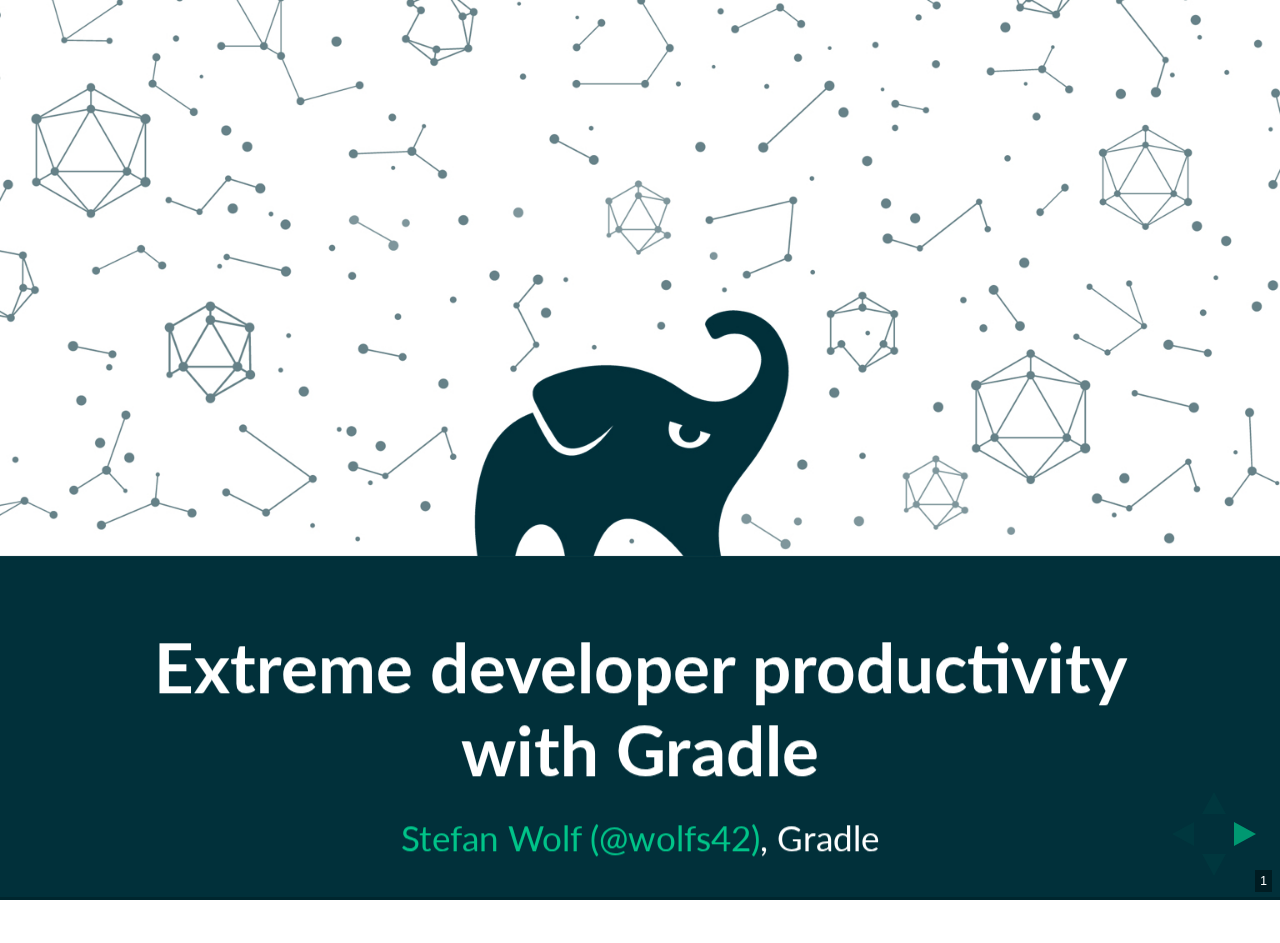
<file: index.html>
<!DOCTYPE html><html lang="en"><head><meta charset="utf-8" /><title>Extreme developer productivity with Gradle</title><meta content="yes" name="apple-mobile-web-app-capable" /><meta content="black-translucent" name="apple-mobile-web-app-status-bar-style" /><meta content="width=device-width, initial-scale=1.0, maximum-scale=1.0, user-scalable=no, minimal-ui" name="viewport" /><link href="reveal.js/css/reveal.css" rel="stylesheet" /><link rel="stylesheet" href="reveal.js/css/theme/gradle.css" id="theme" /><link rel="stylesheet" href="https://cdnjs.cloudflare.com/ajax/libs/font-awesome/4.3.0/css/font-awesome.min.css" /><link href="reveal.js/lib/css/zenburn.css" rel="stylesheet" /><script>document.write( '<link rel="stylesheet" href="reveal.js/css/print/' + ( window.location.search.match( /print-pdf/gi ) ? 'pdf' : 'paper' ) + '.css" type="text/css" media="print">' );</script><link rel="stylesheet" type="text/css" href="reveal.js/css/theme/asciinema-player.css" />
<link rel="stylesheet" type="text/css" href="reveal.js/css/theme/github-gist.css" />
<script src="reveal.js/css/theme/asciinema-player.js"></script></head><body><div class="reveal"><div class="slides"><section class="title" data-state="title" data-transition="zoom" data-transition-speed="fast" data-background-image="./images/title.jpeg"><h1>Extreme developer productivity with Gradle</h1><div class="preamble"><div class="paragraph"><p><a href="https://twitter.com/wolfs42">Stefan Wolf (@wolfs42)</a>, Gradle</p></div></div></section>
<section><section id="overview-of-gradle"><h2>Overview of Gradle</h2></section><section id="gradle-br-management-summary"><h2>Gradle <br /> (management summary)</h2><div class="ulist"><ul><li><p>Multi purpose software automation tool</p></li><li><p>Build, automate and deliver better software, faster</p></li><li><p>Cross-platform</p></li><li><p>Language agnostic</p></li><li><p>Apache v2 licensed</p></li><li><p>A Build Tool + Gradle Enterprise (on premise + cloud)</p></li></ul></div></section><section id="momentum"><h2>Momentum</h2><div class="ulist"><ul><li><p>~30 full time engineers working on Gradle</p></li><li><p>3.0 released on August 15th 2016</p></li><li><p>3.5 released on April 10th 2017</p></li><li><p>4.0 released on June 14th 2017</p></li><li><p>4.1 released on Aug 8th 2017</p></li><li><p>Releasing every 4 - 6 weeks.</p></li><li><p>3-5 million downloads per month</p></li></ul></div></section><section id="what-is-gradle-enterprise"><h2>What is Gradle Enterprise?</h2><div class="paragraph"><p>Gradle Enterprise is a platform on top of the Gradle build tool that allows to
maximize productivity of developers and build teams, hosted on-premises.</p></div></section><section id="the-feature-sets"><h2>The feature sets</h2><div class="imageblock" style=""><img src="./images/ge_feature_sets.svg" alt="ge feature sets" width="auto" height="500px" /></div></section></section>
<section><section id="developer-productivity"><h2>Developer productivity</h2></section><section id="influences-on-br-developer-productivity"><h2>Influences on <br /> developer productivity</h2><div class="ulist"><ul><li><p>IDE</p></li><li><p>Languages and frameworks</p></li><li><p>Good hardware</p></li><li><p>Training</p></li><li><p>Food in cafeteria</p></li></ul></div></section><section id="four-pillars-of-br-developer-productivity"><h2>Four pillars of <br /> developer productivity</h2><div class="ulist"><ul><li><p>Fast feedback cycles</p></li><li><p>High degree of automation</p></li><li><p>Faster debugging</p></li><li><p>Productivity culture</p></li></ul></div></section></section>
<section><section id="fast-feedback-cycles"><h2>Fast feedback cycles</h2><div class="ulist"><ul><li><p>Maximum build performance</p></li><li><p>Measure and optimize</p></li><li><p>Build reliability</p></li></ul></div></section><section id="maximum-build-performance"><h2>Maximum build performance</h2><div class="quoteblock"><blockquote><div class="paragraph"><p><strong>Maximum build performance</strong> is the maximum achievable performance of a build system <strong>for your code base.</strong></p></div></blockquote></div></section><section id="test-projects"><h2>Test projects</h2><div class="ulist"><ul><li><p>Large monolithic: 1 prj, 50000 src</p></li><li><p>Small multiproject: 10 prj, 100 src/prj</p></li><li><p>Medium multiproject: 100 prj, 100 src/prj</p></li><li><p>Large multiproject: 500 prj, 100 src/prj</p></li></ul></div></section><section id="incremental-build" data-background-image="./images/incremental-build.png" data-background-size="70% 70%"></section><section id="gradle-is-up-to-100-times-faster-than-maven"><h2>Gradle is up to 100 times faster than Maven</h2></section><section id="how"><h2>How</h2><div class="ulist"><ul><li><p>Compile avoidance</p></li><li><p>Incremental compilation</p></li></ul></div></section><section id="build-cache"><h2>Build cache</h2><div class="paragraph"><p>Gradle is reusing results<br />
from <strong>last time</strong> <br />
when we ran <strong>this build</strong><br />
 on <strong>this machine</strong>.<br /></p></div>
<div class="imageblock" style=""><img src="./images/task_inputs_outputs.svg" alt="task inputs outputs" width="380px" height="auto" /></div></section><section id="gradle-can-do-better"><h2>Gradle can do better</h2></section><section id="why-not"><h2>Why not&#8230;&#8203;</h2><div class="paragraph"><p>from <strong>anytime before</strong> <br />
when we ran <strong>any build</strong><br />
 <strong>anywhere</strong>.<br /></p></div>
<div class="imageblock" style=""><img src="./images/build_caching.svg" alt="build caching" width="380px" height="auto" /></div></section><section id="build-cache-for-java-projects" data-background-image="./images/build-cache.png" data-background-size="70% 70%"></section><section id="build-cache-2"><h2>Build cache</h2><div class="listingblock"><div class="content"><pre class="highlight"><code class="text language-text">$&gt; gradle --build-cache assemble
Build cache is an incubating feature.
:compileJava FROM-CACHE
:processResources
:classes
:jar
:assemble

BUILD SUCCESSFUL</code></pre></div></div></section><section id="build-cache-demo"><h2>Build cache - Demo</h2><aside class="notes"><div class="ulist"><ul><li><p>Show cached build from CI (pull/push)</p></li><li><p>Show cache built-in node UI</p></li><li><p>Show cache controller UI</p></li><li><p>Look at cache controller UI</p></li></ul></div></aside></section><section id="build-cache-3"><h2>Build cache</h2><div class="ulist"><ul><li><p>Stable for Java, Groovy and Scala projects</p></li><li><p>Gradle Enterprise provides a backend</p></li><li><p>Dockerhub: <a href="https://hub.docker.com/r/gradle/build-cache-node/">gradle/build-cache-node</a></p></li></ul></div></section><section id="measure-and-optimize"><h2>Measure and optimize</h2><div class="ulist"><ul><li><p>Need data</p><div class="ulist"><ul><li><p>CI server captures times</p></li><li><p>What about developer builds</p></li></ul></div></li><li><p>Enter build scans</p></li></ul></div></section><section id="what-are-build-scans"><h2>What are build scans?</h2><div class="ulist"><ul><li><p>Persistent record of what happened during a build</p></li><li><p>Permanent and shareable URL</p></li><li><p>For developers and build engineers</p></li></ul></div></section><section id="build-scans-demo"><h2>Build scans - Demo</h2><aside class="notes"><div class="ulist"><ul><li><p>Navigate to summary, open performance tab, open timeline tab, open plugins view</p></li><li><p>Show scan list</p></li><li><p>Build categorization via Tags</p></li></ul></div></aside></section><section id="measure-and-optimize-2"><h2>Measure and optimize</h2><div class="ulist"><ul><li><p>Need data</p><div class="ulist"><ul><li><p>Use the Gradle Enterprise export API</p></li></ul></div></li></ul></div></section><section id="export-api"><h2>Export API</h2><div class="videoblock"><iframe width="1280" height="520" src="https://player.vimeo.com/video/202944447" frameborder="0" webkitAllowFullScreen="" mozallowfullscreen="" allowFullScreen=""></iframe></div></section><section id="build-reliability"><h2>Build reliability</h2><div class="ulist"><ul><li><p>Reliable parallelism</p></li><li><p>Cache is a forcing function</p></li><li><p>Build scans for debugging</p></li></ul></div>
<aside class="notes"><div class="ulist"><ul><li><p>Show scan with build failure (link to line)</p></li><li><p>Show scan with failing test (link to test failure)</p></li><li><p>Search for dependency on dependency view</p></li><li><p>Search for builds with requested task <code>clean</code></p></li><li><p>Infrastructure comparison</p></li></ul></div></aside></section><section id="build-performance-and-build-scans-demo"><h2>Build performance and build scans - Demo</h2><aside class="notes"><div class="ulist"><ul><li><p>Show input comparison for build cache</p></li><li><p>Go into detail of the Performance improvements</p><div class="ulist"><ul><li><p>configuration time</p></li><li><p>long running tasks</p></li><li><p>long running tests</p></li></ul></div></li></ul></div></aside></section></section>
<section><section id="higher-degree-of-automation"><h2>Higher degree of automation</h2></section><section id="composite-build"><h2>Composite build</h2><div class="ulist"><ul><li><p>Works now with --continuous</p></li><li><p>Excellent IDE integration (Eclipse/Intellij)</p></li><li><p>Parallel composite build</p></li></ul></div></section><section id="composite-build-roadmap"><h2>Composite build - roadmap</h2><div class="ulist"><ul><li><p>Integration with build scans</p></li><li><p>Make substitution configureable</p></li><li><p>Composite task names</p></li></ul></div></section><section id="faster-debugging"><h2>Faster debugging</h2><div class="ulist"><ul><li><p>Build scans!</p></li><li><p>Traceability</p></li><li><p>Custom values</p></li></ul></div>
<aside class="notes"><div class="ulist"><ul><li><p>Show custom values: CI, VCS information, Checkstyle errors, Links, etc.</p></li></ul></div></aside></section></section>
<section id="productivity-culture"><h2>Productivity Culture</h2><div class="ulist"><ul><li><p>Accountability</p></li><li><p>Professionalization</p></li><li><p>Product vs Support</p></li></ul></div></section>
<section><section id="developer-experience"><h2>Developer experience</h2></section><section id="guides"><h2>Guides</h2><div class="imageblock" style=""><img src="./images/guides.png" alt="guides" width="60%" height="60%" /></div></section><section id="kotlin-dsl"><h2>Kotlin DSL</h2><div class="ulist"><ul><li><p>Kotlin DSL version 0.10 (Gradle 4.1)</p></li><li><p>Statically typed</p></li><li><p>Good IDE support</p></li></ul></div></section></section>
<section id="questions" data-background-image="./images/questions.jpg" data-background-size="cover"></section>
<section id="more-resources"><h2>More resources</h2><div class="ulist"><ul><li><p>Slides: <a href="https://wolfs.github.io/talk-tng-techday-2017" class="bare">https://wolfs.github.io/talk-tng-techday-2017</a></p></li><li><p>Gradle Enterprise: <a href="https://gradle.com" class="bare">https://gradle.com</a></p></li><li><p>Gradle Build Tool: <a href="https://gradle.org" class="bare">https://gradle.org</a></p></li><li><p>Gradle Summit 2017 videos: <a href="https://www.youtube.com/playlist?list=PLLQbIfXVLZqEFMPsWijGR043NBxwPvgtI">Youtube</a></p></li></ul></div></section>
<section id="thanks" data-background-image="./images/outro.jpeg" data-background-size="cover"></section></div></div><script src="reveal.js/lib/js/head.min.js"></script><script src="reveal.js/js/reveal.js"></script><script>// See https://github.com/hakimel/reveal.js#configuration for a full list of configuration options
Reveal.initialize({
  // Display controls in the bottom right corner
  controls: true,
  // Display a presentation progress bar
  progress: true,
  // Display the page number of the current slide
  slideNumber: true,
  // Push each slide change to the browser history
  history: true,
  // Enable keyboard shortcuts for navigation
  keyboard: true,
  // Enable the slide overview mode
  overview: true,
  // Vertical centering of slides
  center: true,
  // Enables touch navigation on devices with touch input
  touch: true,
  // Loop the presentation
  loop: false,
  // Change the presentation direction to be RTL
  rtl: false,
  // Turns fragments on and off globally
  fragments: true,
  // Flags if the presentation is running in an embedded mode,
  // i.e. contained within a limited portion of the screen
  embedded: false,
  // Number of milliseconds between automatically proceeding to the
  // next slide, disabled when set to 0, this value can be overwritten
  // by using a data-autoslide attribute on your slides
  autoSlide: 0,
  // Stop auto-sliding after user input
  autoSlideStoppable: true,
  // Enable slide navigation via mouse wheel
  mouseWheel: false,
  // Hides the address bar on mobile devices
  hideAddressBar: true,
  // Opens links in an iframe preview overlay
  previewLinks: false,
  // Theme (e.g., beige, black, league, night, serif, simple, sky, solarized, white)
  // NOTE setting the theme in the config no longer works in reveal.js 3.x
  //theme: Reveal.getQueryHash().theme || 'gradle',
  // Transition style (e.g., none, fade, slide, convex, concave, zoom)
  transition: Reveal.getQueryHash().transition || 'linear',
  // Transition speed (e.g., default, fast, slow)
  transitionSpeed: 'default',
  // Transition style for full page slide backgrounds (e.g., none, fade, slide, convex, concave, zoom)
  backgroundTransition: 'fade',
  // Number of slides away from the current that are visible
  viewDistance: 3,
  // Parallax background image (e.g., "'https://s3.amazonaws.com/hakim-static/reveal-js/reveal-parallax-1.jpg'")
  parallaxBackgroundImage: '',
  // Parallax background size in CSS syntax (e.g., "2100px 900px")
  parallaxBackgroundSize: '',

  // The "normal" size of the presentation, aspect ratio will be preserved
  // when the presentation is scaled to fit different resolutions. Can be
  // specified using percentage units.
  width: 960,
  height: 700,

  // Factor of the display size that should remain empty around the content
  margin: 0.1,

  // Bounds for smallest/largest possible scale to apply to content
  minScale: 0.2,
  maxScale: 1.5,

  // Optional libraries used to extend on reveal.js
  dependencies: [
      { src: 'reveal.js/lib/js/classList.js', condition: function() { return !document.body.classList; } },
      { src: 'reveal.js/plugin/markdown/marked.js', condition: function() { return !!document.querySelector( '[data-markdown]' ); } },
      { src: 'reveal.js/plugin/markdown/markdown.js', condition: function() { return !!document.querySelector( '[data-markdown]' ); } },
      { src: 'reveal.js/plugin/highlight/highlight.js', async: true, callback: function() { hljs.initHighlightingOnLoad(); } },
      { src: 'reveal.js/plugin/zoom-js/zoom.js', async: true, condition: function() { return !!document.body.classList; } },
      { src: 'reveal.js/plugin/notes/notes.js', async: true, condition: function() { return !!document.body.classList; } }
  ]
});</script><div id="footer">
  <div style="width:100%">
     <div style="display:inline">Extreme developer productivity with Gradle 4.0 - @gradle</div>
     <div style="display:inline; position:absolute; right: 50px;"><img src="images/gradle-logo-min.png"></div>
  </div>
</div></body></html>
</file>
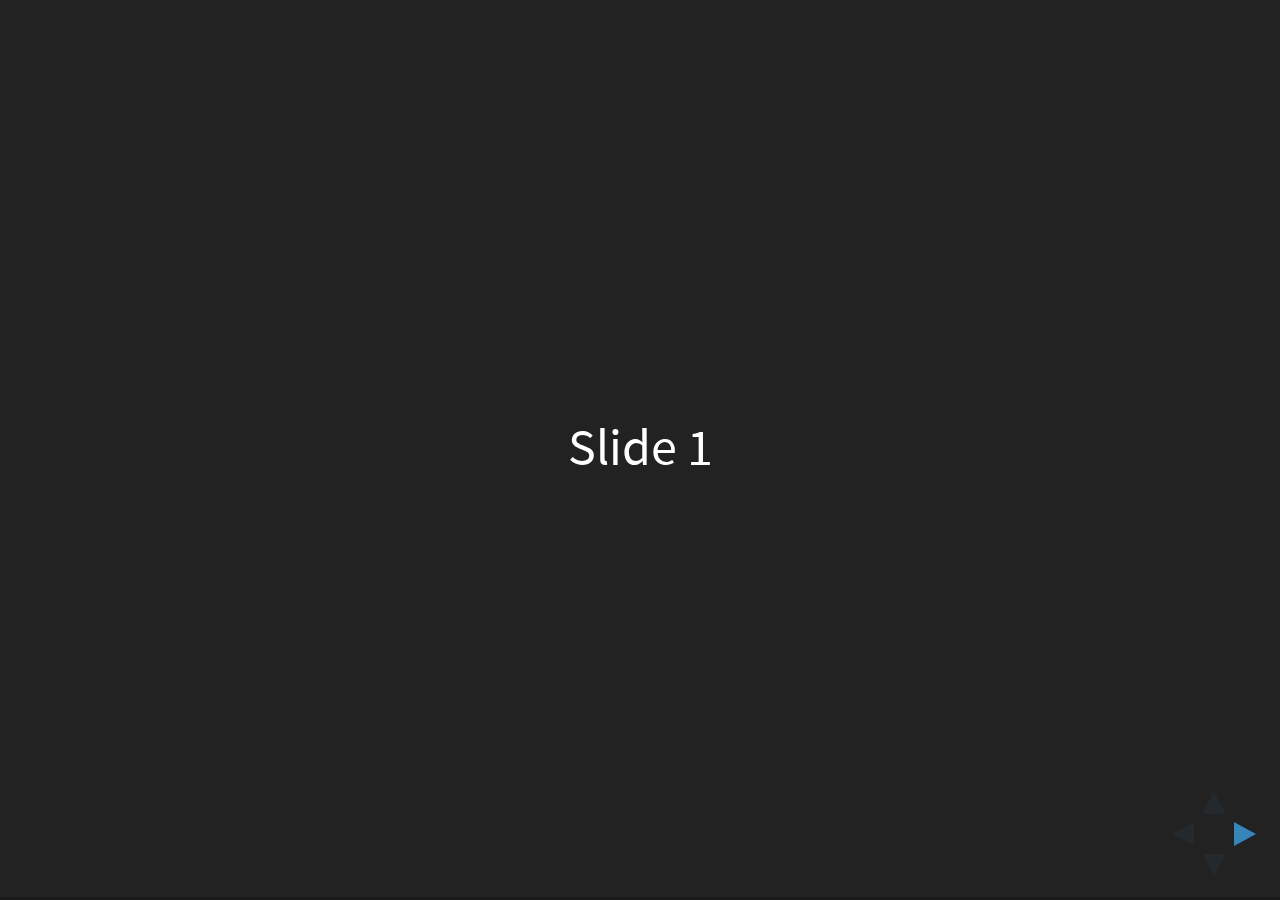
<file: reveal.js/index.html>
<!doctype html>
<html>
	<head>
		<meta charset="utf-8">
		<meta name="viewport" content="width=device-width, initial-scale=1.0, maximum-scale=1.0, user-scalable=no">

		<title>reveal.js</title>

		<link rel="stylesheet" href="css/reveal.css">
		<link rel="stylesheet" href="css/theme/black.css">

		<!-- Theme used for syntax highlighting of code -->
		<link rel="stylesheet" href="lib/css/zenburn.css">

		<!-- Printing and PDF exports -->
		<script>
			var link = document.createElement( 'link' );
			link.rel = 'stylesheet';
			link.type = 'text/css';
			link.href = window.location.search.match( /print-pdf/gi ) ? 'css/print/pdf.css' : 'css/print/paper.css';
			document.getElementsByTagName( 'head' )[0].appendChild( link );
		</script>
	</head>
	<body>
		<div class="reveal">
			<div class="slides">
				<section>Slide 1</section>
				<section>Slide 2</section>
			</div>
		</div>

		<script src="lib/js/head.min.js"></script>
		<script src="js/reveal.js"></script>

		<script>
			// More info about config & dependencies:
			// - https://github.com/hakimel/reveal.js#configuration
			// - https://github.com/hakimel/reveal.js#dependencies
			Reveal.initialize({
				dependencies: [
					{ src: 'plugin/markdown/marked.js' },
					{ src: 'plugin/markdown/markdown.js' },
					{ src: 'plugin/notes/notes.js', async: true },
					{ src: 'plugin/highlight/highlight.js', async: true, callback: function() { hljs.initHighlightingOnLoad(); } }
				]
			});
		</script>
	</body>
</html>
</file>
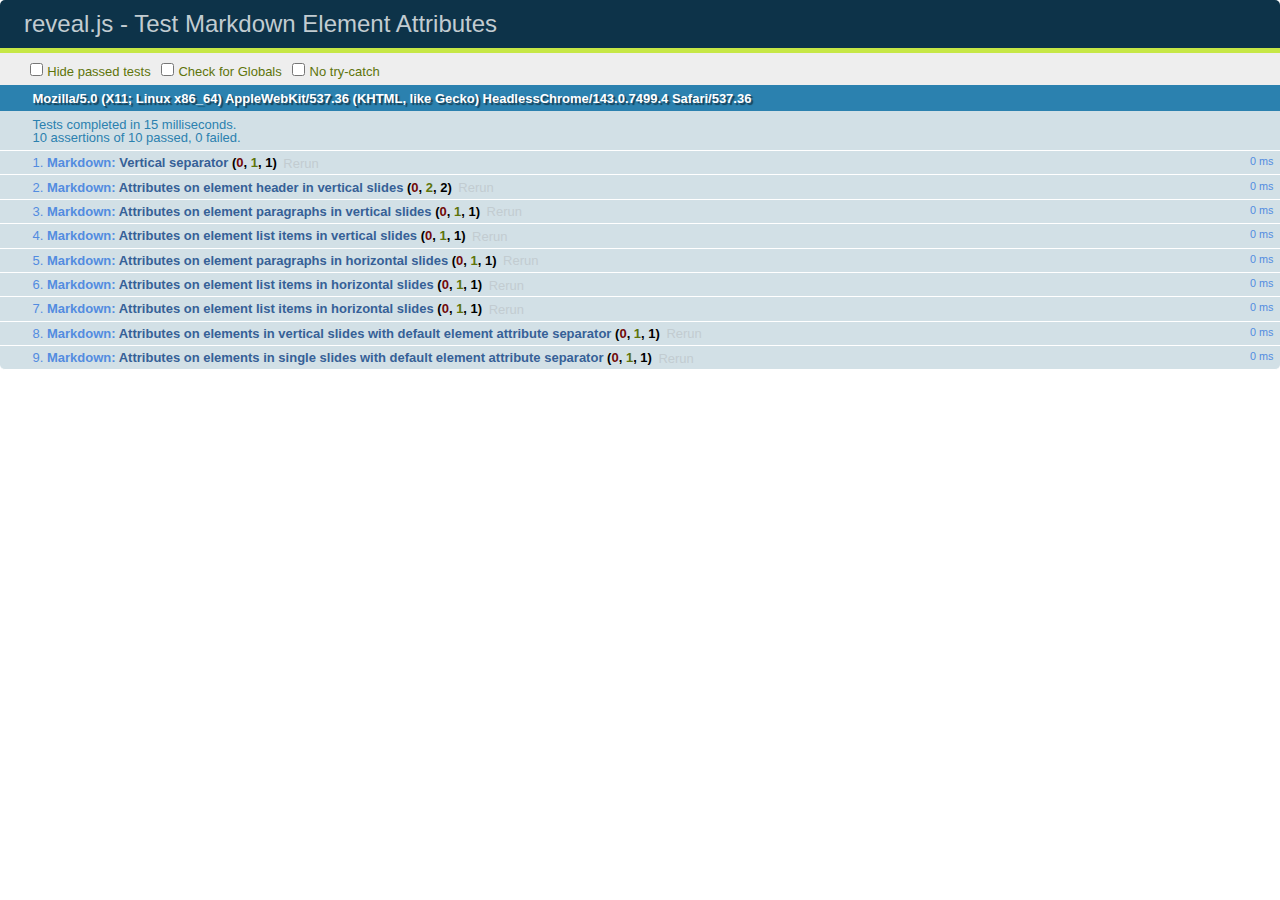
<file: reveal.js/test/test-markdown-element-attributes.html>
<!doctype html>
<html lang="en">

	<head>
		<meta charset="utf-8">

		<title>reveal.js - Test Markdown Element Attributes</title>

		<link rel="stylesheet" href="../css/reveal.css">
		<link rel="stylesheet" href="qunit-1.12.0.css">
	</head>

	<body style="overflow: auto;">

		<div id="qunit"></div>
		<div id="qunit-fixture"></div>

		<div class="reveal" style="display: none;">

			<div class="slides">

				<!-- <section data-markdown="example.md" data-separator="^\n\n\n" data-separator-vertical="^\n\n"></section> -->

				<!-- Slides are separated by newline + three dashes + newline, vertical slides identical but two dashes -->
				<section data-markdown data-separator="^\n---\n$" data-separator-vertical="^\n--\n$" data-element-attributes="{_\s*?([^}]+?)}">>
					<script type="text/template">
						## Slide 1.1
						<!-- {_class="fragment fade-out" data-fragment-index="1"} -->

						--

						## Slide 1.2
						<!-- {_class="fragment shrink"} -->

						Paragraph 1
						<!-- {_class="fragment grow"} -->

						Paragraph 2
						<!-- {_class="fragment grow"} -->

						- list item 1 <!-- {_class="fragment grow"} -->
						- list item 2 <!-- {_class="fragment grow"} -->
						- list item 3 <!-- {_class="fragment grow"} -->


						---

						## Slide 2


						Paragraph 1.2  
						multi-line <!-- {_class="fragment highlight-red"} -->

						Paragraph 2.2 <!-- {_class="fragment highlight-red"} -->

						Paragraph 2.3 <!-- {_class="fragment highlight-red"} -->

						Paragraph 2.4 <!-- {_class="fragment highlight-red"} -->

						- list item 1 <!-- {_class="fragment highlight-green"} -->
						- list item 2<!-- {_class="fragment highlight-green"} -->
						- list item 3<!-- {_class="fragment highlight-green"} -->
						- list item 4
						<!-- {_class="fragment highlight-green"} -->
						- list item 5<!-- {_class="fragment highlight-green"} -->

						Test

						![Example Picture](examples/assets/image2.png)
						<!-- {_class="reveal stretch"} -->

					</script>
				</section>



				<section 	data-markdown data-separator="^\n\n\n"
									data-separator-vertical="^\n\n"
									data-separator-notes="^Note:"
									data-charset="utf-8">
					<script type="text/template">
						# Test attributes in Markdown with default separator
						## Slide 1 Def <!-- .element: class="fragment highlight-red" data-fragment-index="1" -->


						## Slide 2 Def
						<!-- .element: class="fragment highlight-red" -->

					</script>
				</section>

				<section data-markdown>
				  <script type="text/template">
					## Hello world
					A paragraph
					<!-- .element: class="fragment highlight-blue" -->
				  </script>
				</section>

				<section data-markdown>
				  <script type="text/template">
					## Hello world

					Multiple  
					Line
					<!-- .element: class="fragment highlight-blue" -->
				  </script>
				</section>

				<section data-markdown>
				  <script type="text/template">
					## Hello world

					Test<!-- .element: class="fragment highlight-blue" -->

					More Test
				  </script>
				</section>


			</div>

		</div>

		<script src="../lib/js/head.min.js"></script>
		<script src="../js/reveal.js"></script>
		<script src="../plugin/markdown/marked.js"></script>
		<script src="../plugin/markdown/markdown.js"></script>
		<script src="qunit-1.12.0.js"></script>

		<script src="test-markdown-element-attributes.js"></script>

	</body>
</html>
</file>
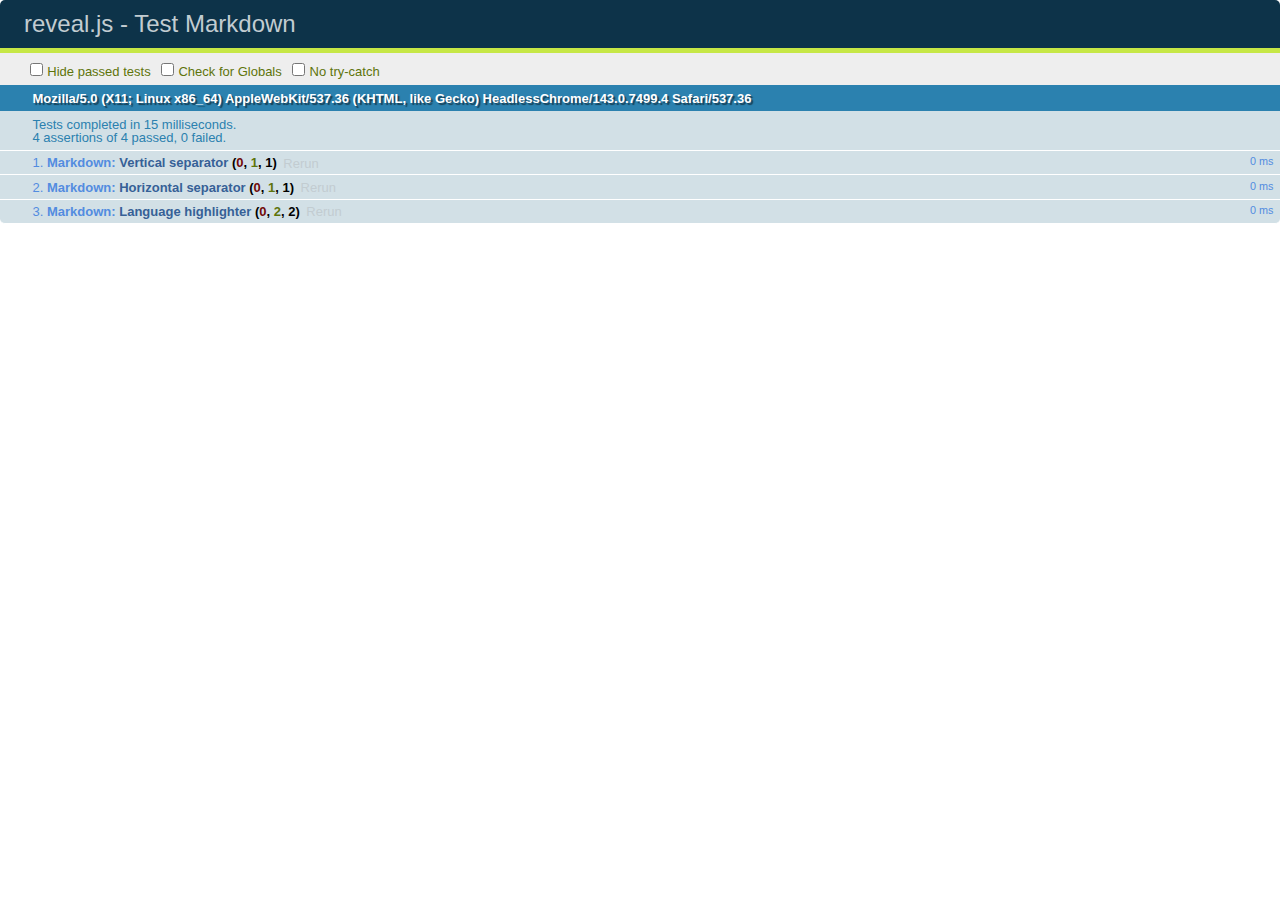
<file: reveal.js/test/test-markdown-external.html>
<!doctype html>
<html lang="en">

	<head>
		<meta charset="utf-8">

		<title>reveal.js - Test Markdown</title>

		<link rel="stylesheet" href="../css/reveal.css">
		<link rel="stylesheet" href="qunit-1.12.0.css">
	</head>

	<body style="overflow: auto;">

		<div id="qunit"></div>
  		<div id="qunit-fixture"></div>

		<div class="reveal" style="display: none;">

			<div class="slides">
				<section data-markdown="simple.md" data-separator="^\n\n\n" data-separator-vertical="^\n\n"></section>
			</div>

		</div>

		<script src="../lib/js/head.min.js"></script>
		<script src="../js/reveal.js"></script>
		<script src="../plugin/highlight/highlight.js"></script>
		<script src="../plugin/markdown/marked.js"></script>
		<script src="../plugin/markdown/markdown.js"></script>
		<script src="qunit-1.12.0.js"></script>

		<script src="test-markdown-external.js"></script>

	</body>
</html>
</file>
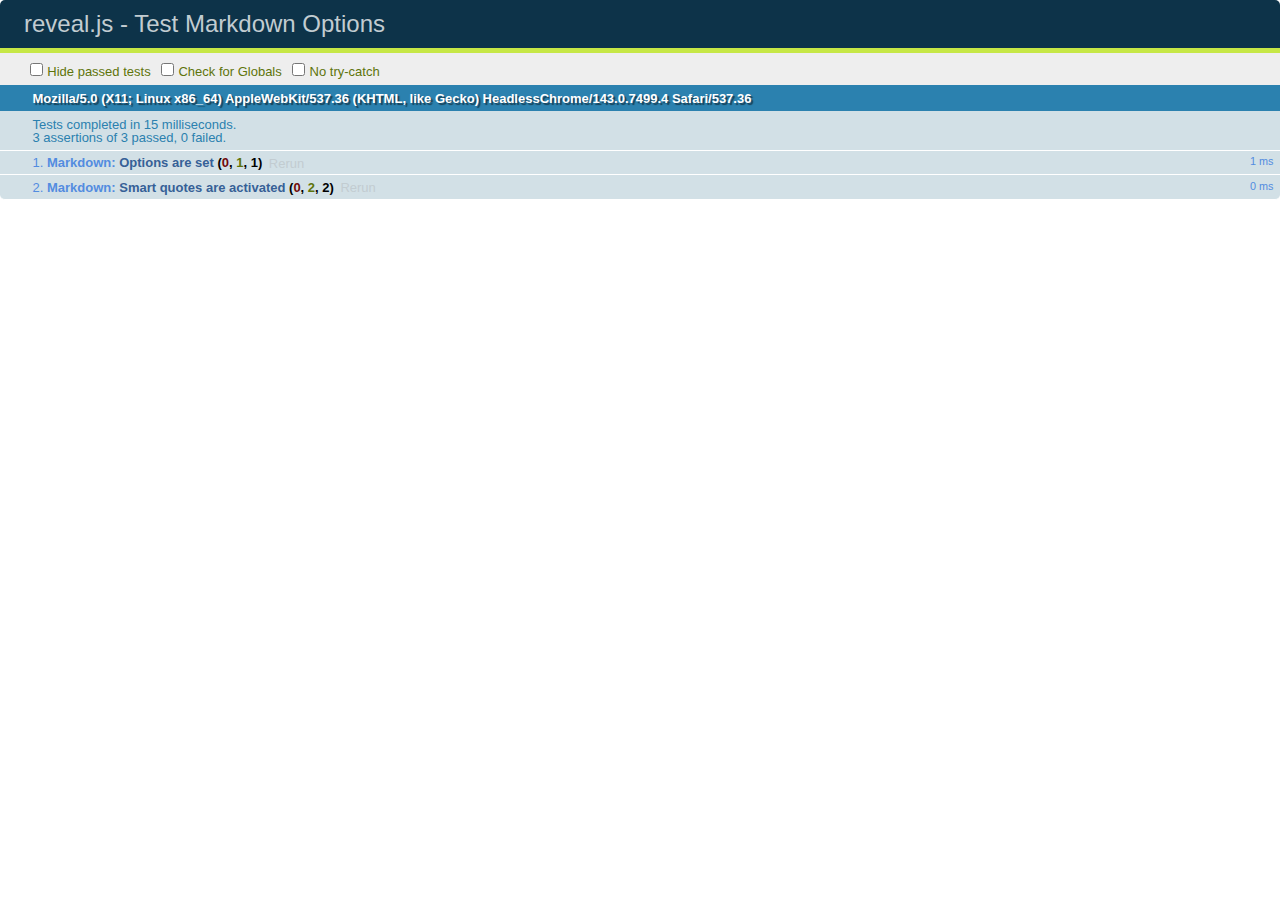
<file: reveal.js/test/test-markdown-options.html>
<!doctype html>
<html lang="en">

	<head>
		<meta charset="utf-8">

		<title>reveal.js - Test Markdown Options</title>

		<link rel="stylesheet" href="../css/reveal.css">
		<link rel="stylesheet" href="qunit-1.12.0.css">
	</head>

	<body style="overflow: auto;">

		<div id="qunit"></div>
		<div id="qunit-fixture"></div>

		<div class="reveal" style="display: none;">

			<div class="slides">

				<section data-markdown>
					<script type="text/template">
						## Testing Markdown Options

						This "slide" should contain 'smart' quotes.
					</script>
				</section>

			</div>

		</div>

		<script src="../lib/js/head.min.js"></script>
		<script src="../js/reveal.js"></script>
		<script src="qunit-1.12.0.js"></script>

		<script src="test-markdown-options.js"></script>

	</body>
</html>
</file>
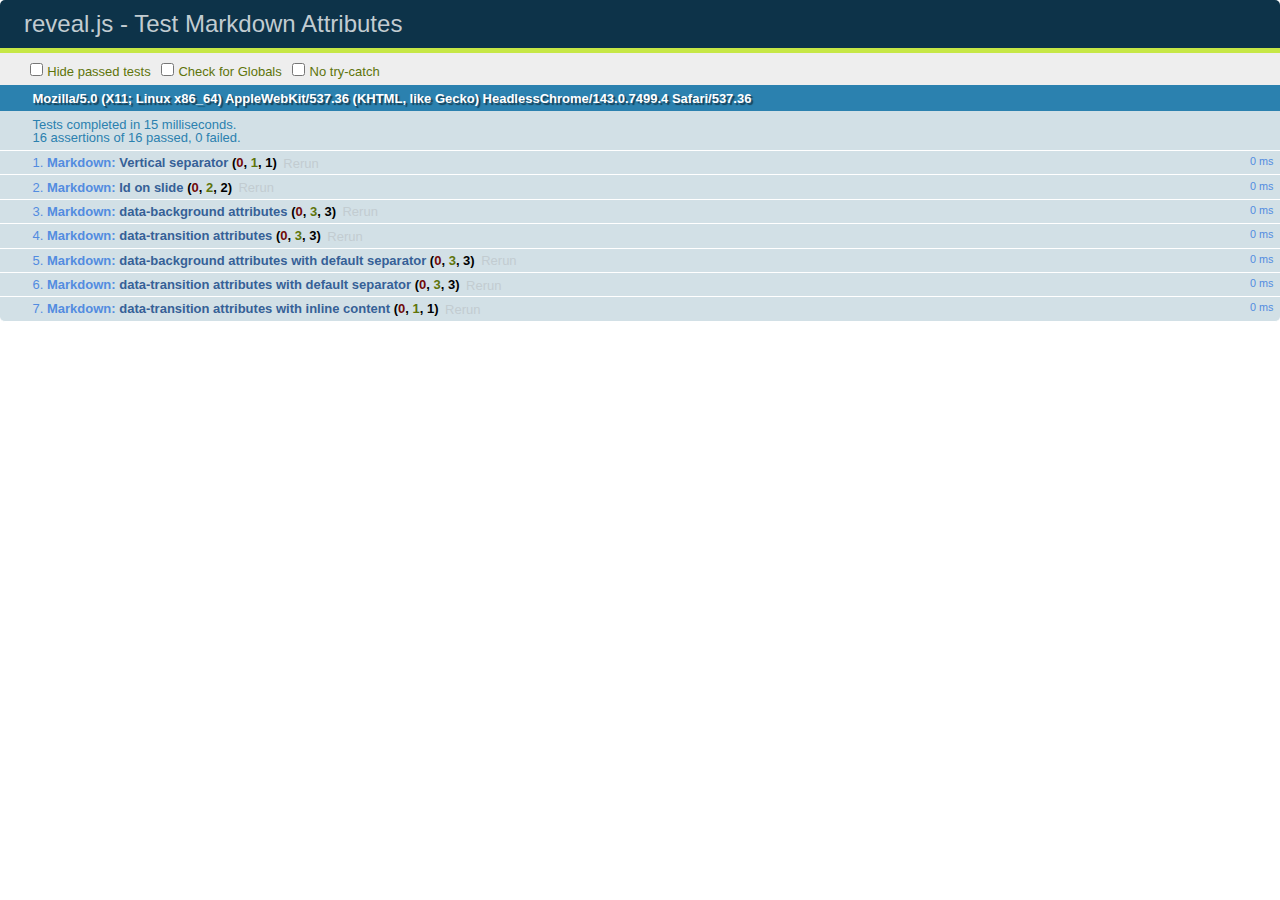
<file: reveal.js/test/test-markdown-slide-attributes.html>
<!doctype html>
<html lang="en">

	<head>
		<meta charset="utf-8">

		<title>reveal.js - Test Markdown Attributes</title>

		<link rel="stylesheet" href="../css/reveal.css">
		<link rel="stylesheet" href="qunit-1.12.0.css">
	</head>

	<body style="overflow: auto;">

		<div id="qunit"></div>
		<div id="qunit-fixture"></div>

		<div class="reveal" style="display: none;">

			<div class="slides">

				<!-- <section data-markdown="example.md" data-separator="^\n\n\n" data-separator-vertical="^\n\n"></section> -->

				<!-- Slides are separated by three lines, vertical slides by two lines, attributes are one any line starting with (spaces and) two dashes -->
				<section 	data-markdown data-separator="^\n\n\n"
									data-separator-vertical="^\n\n"
									data-separator-notes="^Note:"
									data-attributes="--\s(.*?)$"
									data-charset="utf-8">
					<script type="text/template">
						# Test attributes in Markdown
						## Slide 1



						## Slide 2
						<!-- -- id="slide2" data-transition="zoom" data-background="#A0C66B" -->


						## Slide 2.1
						<!-- -- data-background="#ff0000" data-transition="fade" -->


						## Slide 2.2
						[Link to Slide2](#/slide2)



						## Slide 3
						<!-- -- data-transition="zoom" data-background="#C6916B" -->



						## Slide 4
					</script>
				</section>

				<section 	data-markdown data-separator="^\n\n\n"
									data-separator-vertical="^\n\n"
									data-separator-notes="^Note:"
									data-charset="utf-8">
					<script type="text/template">
						# Test attributes in Markdown with default separator
						## Slide 1 Def



						## Slide 2 Def
						<!-- .slide: id="slide2def" data-transition="concave" data-background="#A7C66B" -->


						## Slide 2.1 Def
						<!-- .slide: data-background="#f70000" data-transition="page" -->


						## Slide 2.2 Def
						[Link to Slide2](#/slide2def)



						## Slide 3 Def
						<!-- .slide: data-transition="concave" data-background="#C7916B" -->



						## Slide 4
					</script>
				</section>

				<section data-markdown>
					<script type="text/template">
						<!-- .slide: data-background="#ff0000" -->
						## Hello world
					</script>
				</section>

				<section data-markdown>
					<script type="text/template">
						## Hello world
						<!-- .slide: data-background="#ff0000" -->
					</script>
				</section>

				<section data-markdown>
					<script type="text/template">
						## Hello world

						Test
						<!-- .slide: data-background="#ff0000" -->

						More Test
					</script>
				</section>

			</div>

		</div>

		<script src="../lib/js/head.min.js"></script>
		<script src="../js/reveal.js"></script>
		<script src="../plugin/markdown/marked.js"></script>
		<script src="../plugin/markdown/markdown.js"></script>
		<script src="qunit-1.12.0.js"></script>

		<script src="test-markdown-slide-attributes.js"></script>

	</body>
</html>
</file>
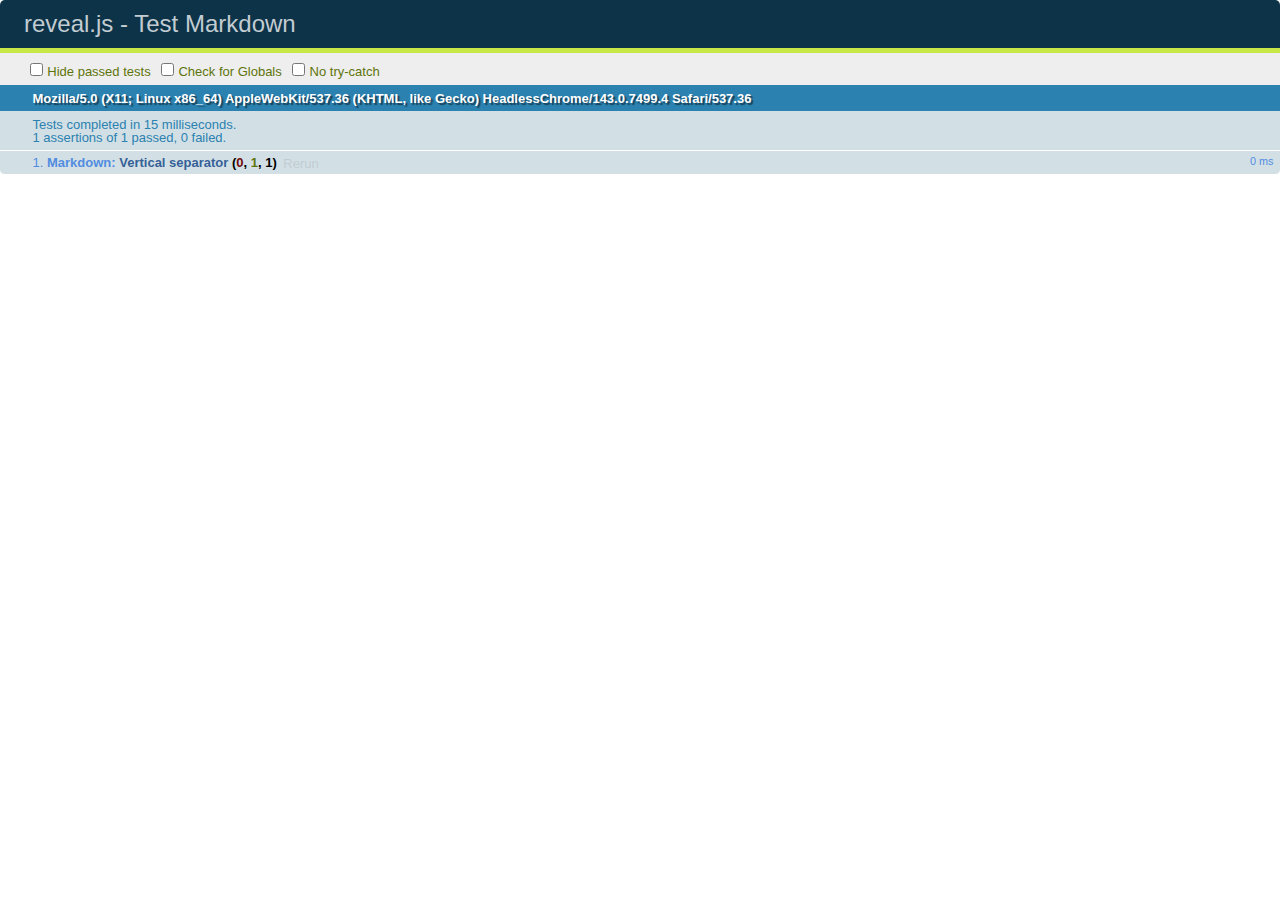
<file: reveal.js/test/test-markdown.html>
<!doctype html>
<html lang="en">

	<head>
		<meta charset="utf-8">

		<title>reveal.js - Test Markdown</title>

		<link rel="stylesheet" href="../css/reveal.css">
		<link rel="stylesheet" href="qunit-1.12.0.css">
	</head>

	<body style="overflow: auto;">

		<div id="qunit"></div>
		<div id="qunit-fixture"></div>

		<div class="reveal" style="display: none;">

			<div class="slides">

				<!-- <section data-markdown="example.md" data-separator="^\n\n\n" data-separator-vertical="^\n\n"></section> -->

				<!-- Slides are separated by newline + three dashes + newline, vertical slides identical but two dashes -->
				<section data-markdown data-separator="^\n---\n$" data-separator-vertical="^\n--\n$">
					<script type="text/template">
						## Slide 1.1

						--

						## Slide 1.2

						---

						## Slide 2
					</script>
				</section>

			</div>

		</div>

		<script src="../lib/js/head.min.js"></script>
		<script src="../js/reveal.js"></script>
		<script src="../plugin/markdown/marked.js"></script>
		<script src="../plugin/markdown/markdown.js"></script>
		<script src="qunit-1.12.0.js"></script>

		<script src="test-markdown.js"></script>

	</body>
</html>
</file>
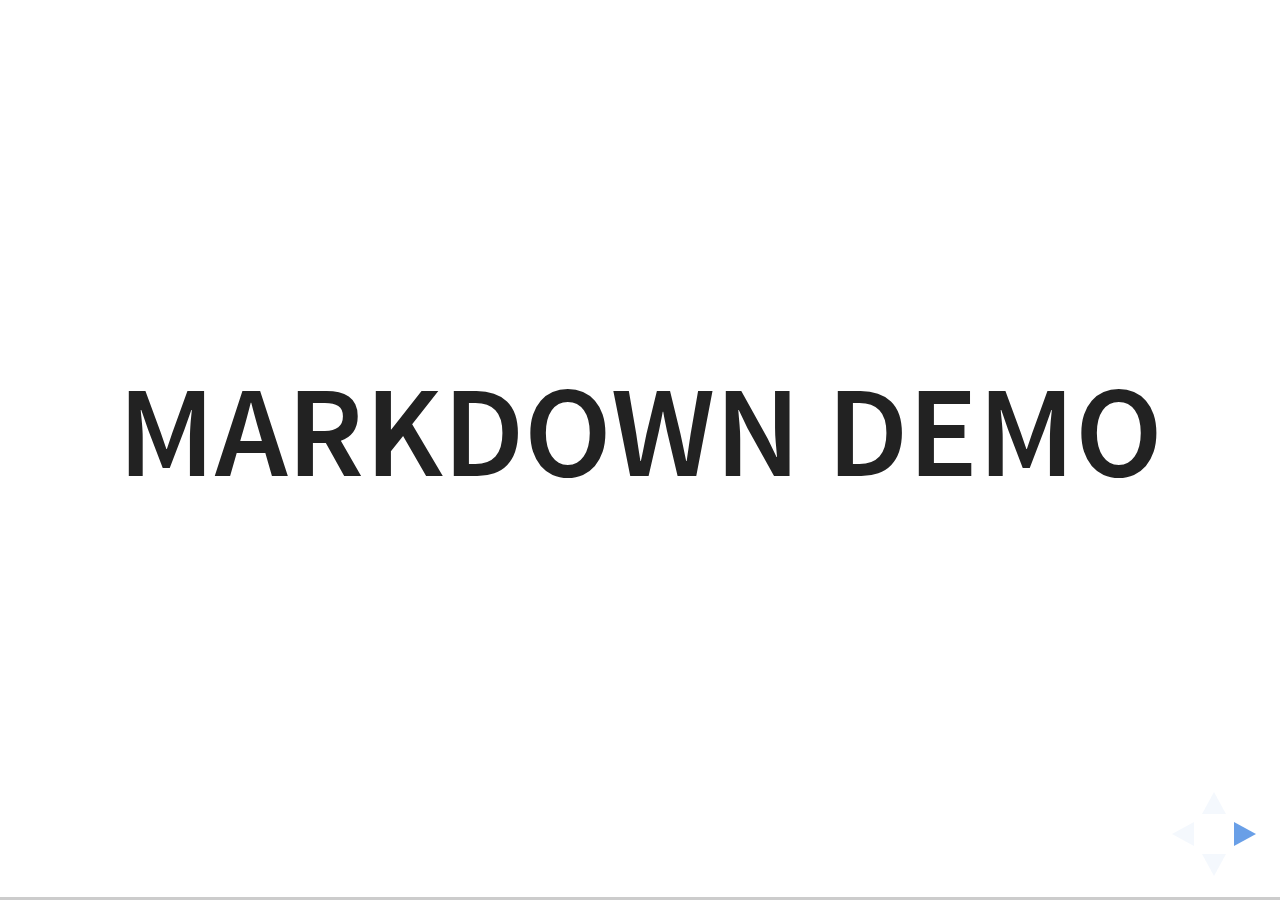
<file: reveal.js/plugin/markdown/example.html>
<!doctype html>
<html lang="en">

	<head>
		<meta charset="utf-8">

		<title>reveal.js - Markdown Demo</title>

		<link rel="stylesheet" href="../../css/reveal.css">
		<link rel="stylesheet" href="../../css/theme/white.css" id="theme">

        <link rel="stylesheet" href="../../lib/css/zenburn.css">
	</head>

	<body>

		<div class="reveal">

			<div class="slides">

                <!-- Use external markdown resource, separate slides by three newlines; vertical slides by two newlines -->
                <section data-markdown="example.md" data-separator="^\n\n\n" data-separator-vertical="^\n\n"></section>

                <!-- Slides are separated by three dashes (quick 'n dirty regular expression) -->
                <section data-markdown data-separator="---">
                    <script type="text/template">
                        ## Demo 1
                        Slide 1
                        ---
                        ## Demo 1
                        Slide 2
                        ---
                        ## Demo 1
                        Slide 3
                    </script>
                </section>

                <!-- Slides are separated by newline + three dashes + newline, vertical slides identical but two dashes -->
                <section data-markdown data-separator="^\n---\n$" data-separator-vertical="^\n--\n$">
                    <script type="text/template">
                        ## Demo 2
                        Slide 1.1

                        --

                        ## Demo 2
                        Slide 1.2

                        ---

                        ## Demo 2
                        Slide 2
                    </script>
                </section>

                <!-- No "extra" slides, since there are no separators defined (so they'll become horizontal rulers) -->
                <section data-markdown>
                    <script type="text/template">
                        A

                        ---

                        B

                        ---

                        C
                    </script>
                </section>

                <!-- Slide attributes -->
                <section data-markdown>
                    <script type="text/template">
                        <!-- .slide: data-background="#000000" -->
                        ## Slide attributes
                    </script>
                </section>

                <!-- Element attributes -->
                <section data-markdown>
                    <script type="text/template">
                        ## Element attributes
                        - Item 1 <!-- .element: class="fragment" data-fragment-index="2" -->
                        - Item 2 <!-- .element: class="fragment" data-fragment-index="1" -->
                    </script>
                </section>

                <!-- Code -->
                <section data-markdown>
                    <script type="text/template">
                        ```php
                        public function foo()
                        {
                            $foo = array(
                                'bar' => 'bar'
                            )
                        }
                        ```
                    </script>
                </section>

            </div>
		</div>

		<script src="../../lib/js/head.min.js"></script>
		<script src="../../js/reveal.js"></script>

		<script>

			Reveal.initialize({
				controls: true,
				progress: true,
				history: true,
				center: true,

				// Optional libraries used to extend on reveal.js
				dependencies: [
					{ src: '../../lib/js/classList.js', condition: function() { return !document.body.classList; } },
					{ src: 'marked.js', condition: function() { return !!document.querySelector( '[data-markdown]' ); } },
                    { src: 'markdown.js', condition: function() { return !!document.querySelector( '[data-markdown]' ); } },
                    { src: '../highlight/highlight.js', async: true, callback: function() { hljs.initHighlightingOnLoad(); } },
					{ src: '../notes/notes.js' }
				]
			});

		</script>

	</body>
</html>
</file>
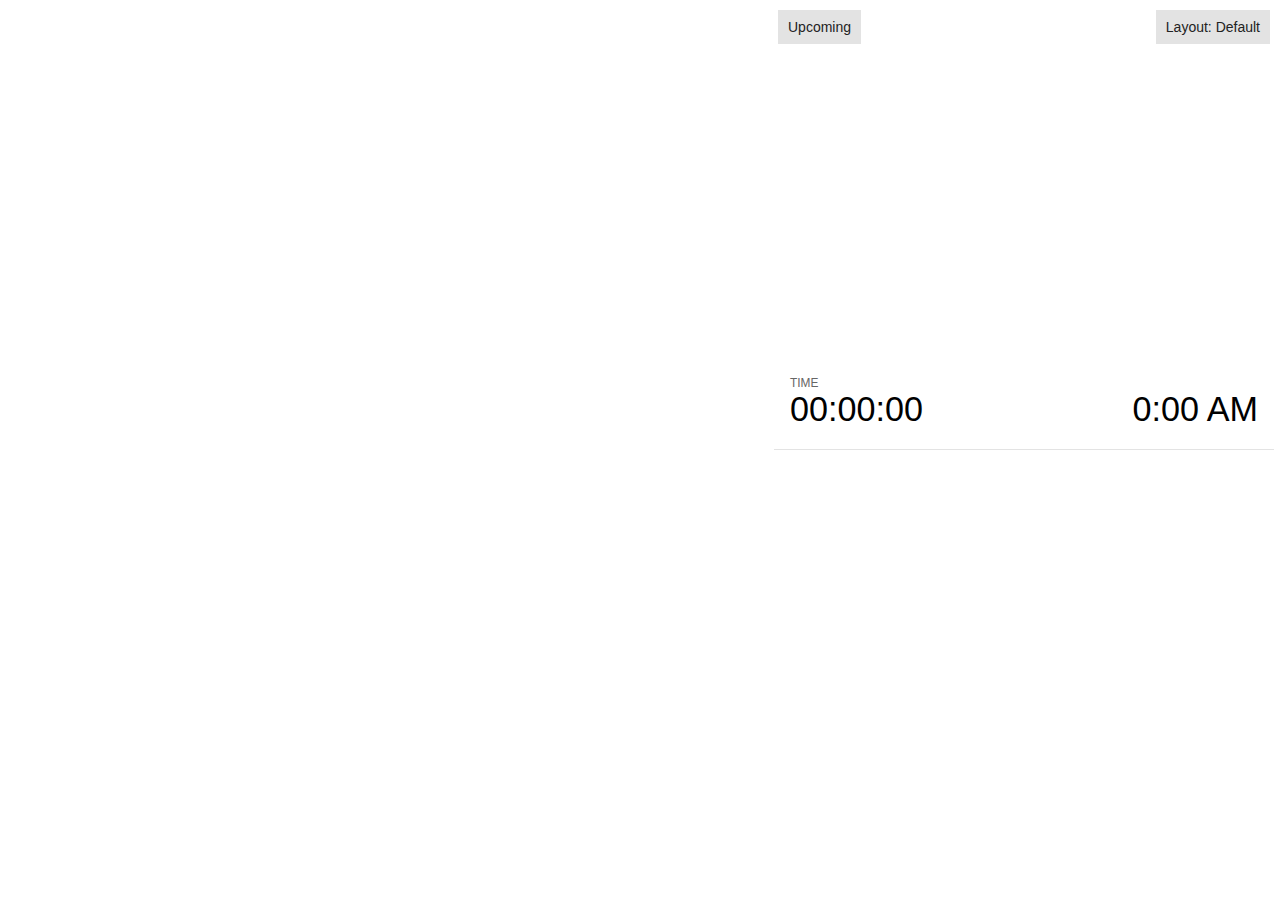
<file: reveal.js/plugin/notes/notes.html>
<!doctype html>
<html lang="en">
	<head>
		<meta charset="utf-8">

		<title>reveal.js - Slide Notes</title>

		<style>
			body {
				font-family: Helvetica;
				font-size: 18px;
			}

			#current-slide,
			#upcoming-slide,
			#speaker-controls {
				padding: 6px;
				box-sizing: border-box;
				-moz-box-sizing: border-box;
			}

			#current-slide iframe,
			#upcoming-slide iframe {
				width: 100%;
				height: 100%;
				border: 1px solid #ddd;
			}

			#current-slide .label,
			#upcoming-slide .label {
				position: absolute;
				top: 10px;
				left: 10px;
				z-index: 2;
			}

			.overlay-element {
				height: 34px;
				line-height: 34px;
				padding: 0 10px;
				text-shadow: none;
				background: rgba( 220, 220, 220, 0.8 );
				color: #222;
				font-size: 14px;
			}

			.overlay-element.interactive:hover {
				background: rgba( 220, 220, 220, 1 );
			}

			#current-slide {
				position: absolute;
				width: 60%;
				height: 100%;
				top: 0;
				left: 0;
				padding-right: 0;
			}

			#upcoming-slide {
				position: absolute;
				width: 40%;
				height: 40%;
				right: 0;
				top: 0;
			}

			/* Speaker controls */
			#speaker-controls {
				position: absolute;
				top: 40%;
				right: 0;
				width: 40%;
				height: 60%;
				overflow: auto;
				font-size: 18px;
			}

				.speaker-controls-time.hidden,
				.speaker-controls-notes.hidden {
					display: none;
				}

				.speaker-controls-time .label,
				.speaker-controls-pace .label,
				.speaker-controls-notes .label {
					text-transform: uppercase;
					font-weight: normal;
					font-size: 0.66em;
					color: #666;
					margin: 0;
				}

				.speaker-controls-time, .speaker-controls-pace {
					border-bottom: 1px solid rgba( 200, 200, 200, 0.5 );
					margin-bottom: 10px;
					padding: 10px 16px;
					padding-bottom: 20px;
					cursor: pointer;
				}

				.speaker-controls-time .reset-button {
					opacity: 0;
					float: right;
					color: #666;
					text-decoration: none;
				}
				.speaker-controls-time:hover .reset-button {
					opacity: 1;
				}

				.speaker-controls-time .timer,
				.speaker-controls-time .clock {
					width: 50%;
				}

				.speaker-controls-time .timer,
				.speaker-controls-time .clock,
				.speaker-controls-time .pacing .hours-value,
				.speaker-controls-time .pacing .minutes-value,
				.speaker-controls-time .pacing .seconds-value {
					font-size: 1.9em;
				}

				.speaker-controls-time .timer {
					float: left;
				}

				.speaker-controls-time .clock {
					float: right;
					text-align: right;
				}

				.speaker-controls-time span.mute {
					opacity: 0.3;
				}

				.speaker-controls-time .pacing-title {
					margin-top: 5px;
				}

				.speaker-controls-time .pacing.ahead {
					color: blue;
				}

				.speaker-controls-time .pacing.on-track {
					color: green;
				}

				.speaker-controls-time .pacing.behind {
					color: red;
				}

				.speaker-controls-notes {
					padding: 10px 16px;
				}

				.speaker-controls-notes .value {
					margin-top: 5px;
					line-height: 1.4;
					font-size: 1.2em;
				}

			/* Layout selector */
			#speaker-layout {
				position: absolute;
				top: 10px;
				right: 10px;
				color: #222;
				z-index: 10;
			}
				#speaker-layout select {
					position: absolute;
					width: 100%;
					height: 100%;
					top: 0;
					left: 0;
					border: 0;
					box-shadow: 0;
					cursor: pointer;
					opacity: 0;

					font-size: 1em;
					background-color: transparent;

					-moz-appearance: none;
					-webkit-appearance: none;
					-webkit-tap-highlight-color: rgba(0, 0, 0, 0);
				}

				#speaker-layout select:focus {
					outline: none;
					box-shadow: none;
				}

			.clear {
				clear: both;
			}

			/* Speaker layout: Wide */
			body[data-speaker-layout="wide"] #current-slide,
			body[data-speaker-layout="wide"] #upcoming-slide {
				width: 50%;
				height: 45%;
				padding: 6px;
			}

			body[data-speaker-layout="wide"] #current-slide {
				top: 0;
				left: 0;
			}

			body[data-speaker-layout="wide"] #upcoming-slide {
				top: 0;
				left: 50%;
			}

			body[data-speaker-layout="wide"] #speaker-controls {
				top: 45%;
				left: 0;
				width: 100%;
				height: 50%;
				font-size: 1.25em;
			}

			/* Speaker layout: Tall */
			body[data-speaker-layout="tall"] #current-slide,
			body[data-speaker-layout="tall"] #upcoming-slide {
				width: 45%;
				height: 50%;
				padding: 6px;
			}

			body[data-speaker-layout="tall"] #current-slide {
				top: 0;
				left: 0;
			}

			body[data-speaker-layout="tall"] #upcoming-slide {
				top: 50%;
				left: 0;
			}

			body[data-speaker-layout="tall"] #speaker-controls {
				padding-top: 40px;
				top: 0;
				left: 45%;
				width: 55%;
				height: 100%;
				font-size: 1.25em;
			}

			/* Speaker layout: Notes only */
			body[data-speaker-layout="notes-only"] #current-slide,
			body[data-speaker-layout="notes-only"] #upcoming-slide {
				display: none;
			}

			body[data-speaker-layout="notes-only"] #speaker-controls {
				padding-top: 40px;
				top: 0;
				left: 0;
				width: 100%;
				height: 100%;
				font-size: 1.25em;
			}

			@media screen and (max-width: 1080px) {
				body[data-speaker-layout="default"] #speaker-controls {
					font-size: 16px;
				}
			}

			@media screen and (max-width: 900px) {
				body[data-speaker-layout="default"] #speaker-controls {
					font-size: 14px;
				}
			}

			@media screen and (max-width: 800px) {
				body[data-speaker-layout="default"] #speaker-controls {
					font-size: 12px;
				}
			}

		</style>
	</head>

	<body>

		<div id="current-slide"></div>
		<div id="upcoming-slide"><span class="overlay-element label">Upcoming</span></div>
		<div id="speaker-controls">
			<div class="speaker-controls-time">
				<h4 class="label">Time <span class="reset-button">Click to Reset</span></h4>
				<div class="clock">
					<span class="clock-value">0:00 AM</span>
				</div>
				<div class="timer">
					<span class="hours-value">00</span><span class="minutes-value">:00</span><span class="seconds-value">:00</span>
				</div>
				<div class="clear"></div>

				<h4 class="label pacing-title" style="display: none">Pacing – Time to finish current slide</h4>
				<div class="pacing" style="display: none">
					<span class="hours-value">00</span><span class="minutes-value">:00</span><span class="seconds-value">:00</span>
				</div>
			</div>

			<div class="speaker-controls-notes hidden">
				<h4 class="label">Notes</h4>
				<div class="value"></div>
			</div>
		</div>
		<div id="speaker-layout" class="overlay-element interactive">
			<span class="speaker-layout-label"></span>
			<select class="speaker-layout-dropdown"></select>
		</div>

		<script src="../../plugin/markdown/marked.js"></script>
		<script>

			(function() {

				var notes,
					notesValue,
					currentState,
					currentSlide,
					upcomingSlide,
					layoutLabel,
					layoutDropdown,
					connected = false;

				var SPEAKER_LAYOUTS = {
					'default': 'Default',
					'wide': 'Wide',
					'tall': 'Tall',
					'notes-only': 'Notes only'
				};

				setupLayout();

				window.addEventListener( 'message', function( event ) {

					var data = JSON.parse( event.data );

					// The overview mode is only useful to the reveal.js instance
					// where navigation occurs so we don't sync it
					if( data.state ) delete data.state.overview;

					// Messages sent by the notes plugin inside of the main window
					if( data && data.namespace === 'reveal-notes' ) {
						if( data.type === 'connect' ) {
							handleConnectMessage( data );
						}
						else if( data.type === 'state' ) {
							handleStateMessage( data );
						}
					}
					// Messages sent by the reveal.js inside of the current slide preview
					else if( data && data.namespace === 'reveal' ) {
						if( /ready/.test( data.eventName ) ) {
							// Send a message back to notify that the handshake is complete
							window.opener.postMessage( JSON.stringify({ namespace: 'reveal-notes', type: 'connected'} ), '*' );
						}
						else if( /slidechanged|fragmentshown|fragmenthidden|paused|resumed/.test( data.eventName ) && currentState !== JSON.stringify( data.state ) ) {

							window.opener.postMessage( JSON.stringify({ method: 'setState', args: [ data.state ]} ), '*' );

						}
					}

				} );

				/**
				 * Called when the main window is trying to establish a
				 * connection.
				 */
				function handleConnectMessage( data ) {

					if( connected === false ) {
						connected = true;

						setupIframes( data );
						setupKeyboard();
						setupNotes();
						setupTimer();
					}

				}

				/**
				 * Called when the main window sends an updated state.
				 */
				function handleStateMessage( data ) {

					// Store the most recently set state to avoid circular loops
					// applying the same state
					currentState = JSON.stringify( data.state );

					// No need for updating the notes in case of fragment changes
					if ( data.notes ) {
						notes.classList.remove( 'hidden' );
						notesValue.style.whiteSpace = data.whitespace;
						if( data.markdown ) {
							notesValue.innerHTML = marked( data.notes );
						}
						else {
							notesValue.innerHTML = data.notes;
						}
					}
					else {
						notes.classList.add( 'hidden' );
					}

					// Update the note slides
					currentSlide.contentWindow.postMessage( JSON.stringify({ method: 'setState', args: [ data.state ] }), '*' );
					upcomingSlide.contentWindow.postMessage( JSON.stringify({ method: 'setState', args: [ data.state ] }), '*' );
					upcomingSlide.contentWindow.postMessage( JSON.stringify({ method: 'next' }), '*' );

				}

				// Limit to max one state update per X ms
				handleStateMessage = debounce( handleStateMessage, 200 );

				/**
				 * Forward keyboard events to the current slide window.
				 * This enables keyboard events to work even if focus
				 * isn't set on the current slide iframe.
				 */
				function setupKeyboard() {

					document.addEventListener( 'keydown', function( event ) {
						currentSlide.contentWindow.postMessage( JSON.stringify({ method: 'triggerKey', args: [ event.keyCode ] }), '*' );
					} );

				}

				/**
				 * Creates the preview iframes.
				 */
				function setupIframes( data ) {

					var params = [
						'receiver',
						'progress=false',
						'history=false',
						'transition=none',
						'autoSlide=0',
						'backgroundTransition=none'
					].join( '&' );

					var urlSeparator = /\?/.test(data.url) ? '&' : '?';
					var hash = '#/' + data.state.indexh + '/' + data.state.indexv;
					var currentURL = data.url + urlSeparator + params + '&postMessageEvents=true' + hash;
					var upcomingURL = data.url + urlSeparator + params + '&controls=false' + hash;

					currentSlide = document.createElement( 'iframe' );
					currentSlide.setAttribute( 'width', 1280 );
					currentSlide.setAttribute( 'height', 1024 );
					currentSlide.setAttribute( 'src', currentURL );
					document.querySelector( '#current-slide' ).appendChild( currentSlide );

					upcomingSlide = document.createElement( 'iframe' );
					upcomingSlide.setAttribute( 'width', 640 );
					upcomingSlide.setAttribute( 'height', 512 );
					upcomingSlide.setAttribute( 'src', upcomingURL );
					document.querySelector( '#upcoming-slide' ).appendChild( upcomingSlide );

				}

				/**
				 * Setup the notes UI.
				 */
				function setupNotes() {

					notes = document.querySelector( '.speaker-controls-notes' );
					notesValue = document.querySelector( '.speaker-controls-notes .value' );

				}

				function getTimings() {

					var slides = Reveal.getSlides();
					var defaultTiming = Reveal.getConfig().defaultTiming;
					if (defaultTiming == null) {
						return null;
					}
					var timings = [];
					for ( var i in slides ) {
						var slide = slides[i];
						var timing = defaultTiming;
						if( slide.hasAttribute( 'data-timing' )) {
							var t = slide.getAttribute( 'data-timing' );
							timing = parseInt(t);
							if( isNaN(timing) ) {
								console.warn("Could not parse timing '" + t + "' of slide " + i + "; using default of " + defaultTiming);
								timing = defaultTiming;
							}
						}
						timings.push(timing);
					}
					return timings;

				}

				/**
				 * Return the number of seconds allocated for presenting
				 * all slides up to and including this one.
				 */
				function getTimeAllocated(timings) {

					var slides = Reveal.getSlides();
					var allocated = 0;
					var currentSlide = Reveal.getSlidePastCount();
					for (var i in slides.slice(0, currentSlide + 1)) {
						allocated += timings[i];
					}
					return allocated;

				}

				/**
				 * Create the timer and clock and start updating them
				 * at an interval.
				 */
				function setupTimer() {

					var start = new Date(),
					timeEl = document.querySelector( '.speaker-controls-time' ),
					clockEl = timeEl.querySelector( '.clock-value' ),
					hoursEl = timeEl.querySelector( '.hours-value' ),
					minutesEl = timeEl.querySelector( '.minutes-value' ),
					secondsEl = timeEl.querySelector( '.seconds-value' ),
					pacingTitleEl = timeEl.querySelector( '.pacing-title' ),
					pacingEl = timeEl.querySelector( '.pacing' ),
					pacingHoursEl = pacingEl.querySelector( '.hours-value' ),
					pacingMinutesEl = pacingEl.querySelector( '.minutes-value' ),
					pacingSecondsEl = pacingEl.querySelector( '.seconds-value' );

					var timings = getTimings();
					if (timings !== null) {
						pacingTitleEl.style.removeProperty('display');
						pacingEl.style.removeProperty('display');
					}

					function _displayTime( hrEl, minEl, secEl, time) {

						var sign = Math.sign(time) == -1 ? "-" : "";
						time = Math.abs(Math.round(time / 1000));
						var seconds = time % 60;
						var minutes = Math.floor( time / 60 ) % 60 ;
						var hours = Math.floor( time / ( 60 * 60 )) ;
						hrEl.innerHTML = sign + zeroPadInteger( hours );
						if (hours == 0) {
							hrEl.classList.add( 'mute' );
						}
						else {
							hrEl.classList.remove( 'mute' );
						}
						minEl.innerHTML = ':' + zeroPadInteger( minutes );
						if (hours == 0 && minutes == 0) {
							minEl.classList.add( 'mute' );
						}
						else {
							minEl.classList.remove( 'mute' );
						}
						secEl.innerHTML = ':' + zeroPadInteger( seconds );
					}

					function _updateTimer() {

						var diff, hours, minutes, seconds,
						now = new Date();

						diff = now.getTime() - start.getTime();

						clockEl.innerHTML = now.toLocaleTimeString( 'en-US', { hour12: true, hour: '2-digit', minute:'2-digit' } );
						_displayTime( hoursEl, minutesEl, secondsEl, diff );
						if (timings !== null) {
							_updatePacing(diff);
						}

					}

					function _updatePacing(diff) {

						var slideEndTiming = getTimeAllocated(timings) * 1000;
						var currentSlide = Reveal.getSlidePastCount();
						var currentSlideTiming = timings[currentSlide] * 1000;
						var timeLeftCurrentSlide = slideEndTiming - diff;
						if (timeLeftCurrentSlide < 0) {
							pacingEl.className = 'pacing behind';
						}
						else if (timeLeftCurrentSlide < currentSlideTiming) {
							pacingEl.className = 'pacing on-track';
						}
						else {
							pacingEl.className = 'pacing ahead';
						}
						_displayTime( pacingHoursEl, pacingMinutesEl, pacingSecondsEl, timeLeftCurrentSlide );

					}

					// Update once directly
					_updateTimer();

					// Then update every second
					setInterval( _updateTimer, 1000 );

					function _resetTimer() {

						if (timings == null) {
							start = new Date();
						}
						else {
							// Reset timer to beginning of current slide
							var slideEndTiming = getTimeAllocated(timings) * 1000;
							var currentSlide = Reveal.getSlidePastCount();
							var currentSlideTiming = timings[currentSlide] * 1000;
							var previousSlidesTiming = slideEndTiming - currentSlideTiming;
							var now = new Date();
							start = new Date(now.getTime() - previousSlidesTiming);
						}
						_updateTimer();

					}

					timeEl.addEventListener( 'click', function() {
						_resetTimer();
						return false;
					} );

				}

				/**
				 * Sets up the speaker view layout and layout selector.
				 */
				function setupLayout() {

					layoutDropdown = document.querySelector( '.speaker-layout-dropdown' );
					layoutLabel = document.querySelector( '.speaker-layout-label' );

					// Render the list of available layouts
					for( var id in SPEAKER_LAYOUTS ) {
						var option = document.createElement( 'option' );
						option.setAttribute( 'value', id );
						option.textContent = SPEAKER_LAYOUTS[ id ];
						layoutDropdown.appendChild( option );
					}

					// Monitor the dropdown for changes
					layoutDropdown.addEventListener( 'change', function( event ) {

						setLayout( layoutDropdown.value );

					}, false );

					// Restore any currently persisted layout
					setLayout( getLayout() );

				}

				/**
				 * Sets a new speaker view layout. The layout is persisted
				 * in local storage.
				 */
				function setLayout( value ) {

					var title = SPEAKER_LAYOUTS[ value ];

					layoutLabel.innerHTML = 'Layout' + ( title ? ( ': ' + title ) : '' );
					layoutDropdown.value = value;

					document.body.setAttribute( 'data-speaker-layout', value );

					// Persist locally
					if( window.localStorage ) {
						window.localStorage.setItem( 'reveal-speaker-layout', value );
					}

				}

				/**
				 * Returns the ID of the most recently set speaker layout
				 * or our default layout if none has been set.
				 */
				function getLayout() {

					if( window.localStorage ) {
						var layout = window.localStorage.getItem( 'reveal-speaker-layout' );
						if( layout ) {
							return layout;
						}
					}

					// Default to the first record in the layouts hash
					for( var id in SPEAKER_LAYOUTS ) {
						return id;
					}

				}

				function zeroPadInteger( num ) {

					var str = '00' + parseInt( num );
					return str.substring( str.length - 2 );

				}

				/**
				 * Limits the frequency at which a function can be called.
				 */
				function debounce( fn, ms ) {

					var lastTime = 0,
						timeout;

					return function() {

						var args = arguments;
						var context = this;

						clearTimeout( timeout );

						var timeSinceLastCall = Date.now() - lastTime;
						if( timeSinceLastCall > ms ) {
							fn.apply( context, args );
							lastTime = Date.now();
						}
						else {
							timeout = setTimeout( function() {
								fn.apply( context, args );
								lastTime = Date.now();
							}, ms - timeSinceLastCall );
						}

					}

				}

			})();

		</script>
	</body>
</html>
</file>
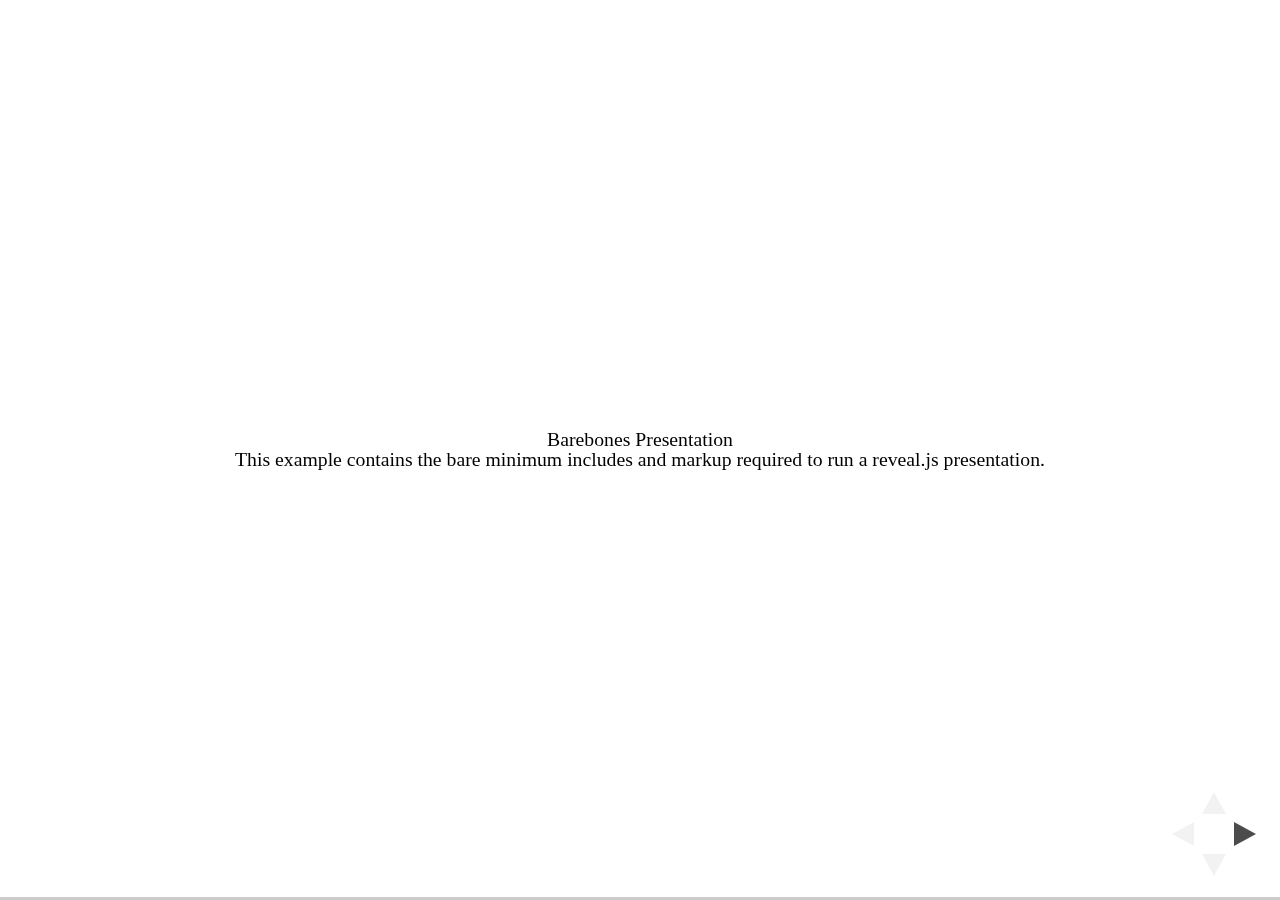
<file: reveal.js/test/examples/barebones.html>
<!doctype html>
<html lang="en">

	<head>
		<meta charset="utf-8">

		<title>reveal.js - Barebones</title>

		<link rel="stylesheet" href="../../css/reveal.css">
	</head>

	<body>

		<div class="reveal">

			<div class="slides">

				<section>
					<h2>Barebones Presentation</h2>
					<p>This example contains the bare minimum includes and markup required to run a reveal.js presentation.</p>
				</section>

				<section>
					<h2>No Theme</h2>
					<p>There's no theme included, so it will fall back on browser defaults.</p>
				</section>

			</div>

		</div>

		<script src="../../js/reveal.js"></script>

		<script>

			Reveal.initialize();

		</script>

	</body>
</html>
</file>
<file: reveal.js/css/theme/gradle.css>
/**
 * Beige theme for reveal.js.
 *
 * Copyright (C) 2011-2012 Hakim El Hattab, http://hakim.se
 */
@import url(https://fonts.googleapis.com/css?family=Lato:400,700,400italic,700italic);
/*********************************************
 * GLOBAL STYLES
 *********************************************/
:root {
  --text-color: #02303A;
  --accent-color: #1C7487;
  --accent2-color: #00C489;
  --diagram-color: #23A1C7;
  --selection-color: #FF69B4;
}

body {
  background: white;
  background-color: white;
}

.reveal {
  font-family: "Lato", sans-serif;
  font-size: 2.5em;
  font-weight: 400;
  color: var(--text-color);
}

::selection {
  background: var(--selection-color);
  text-shadow: none;
}

::-moz-selection {
  color: var(--accent2-color);
  background: rgba(79, 64, 28, 0.99);
  text-shadow: none;
}

.reveal .slides > section,
.reveal .slides > section > section {
  line-height: 1.3;
  font-weight: inherit;
}

/*********************************************
 * HEADERS
 *********************************************/
.reveal h1,
.reveal h2,
.reveal h3,
.reveal h4,
.reveal h5,
.reveal h6 {
  margin: 0 0 20px 0;
  color: var(--accent-color);
  font-family: "Lato", sans-serif;
  font-weight: 700;
  line-height: 1.2;
  letter-spacing: normal;
/*  text-transform: uppercase; */
  text-shadow: none;
  word-wrap: break-word;
  -webkit-hyphens:manual;
  -moz-hyphens:manual;
  hyphens:manual;
}

.reveal h1 {
  font-size: 3.5em; }

.reveal h2 {
  font-size: 2em; }

.reveal h3 {
  font-size: 1.5em; }

.reveal h4 {
  font-size: 1em; }

.title section {
  position: absolute;
  -webkit-transform: translate(0, 100%);
}
.title h1, .preamble p {
  color: white;
  text-align: center;
}
.title h1 {
  font-size: 1.5em;
  margin: 0em;
}
.preamble p {
  font-size: 0.75em;
}
.preamble p a {
  color: var(--accent2-color);
}
.title h2 {
  color: var(--accent2-color);
  font-size: 1.5em;
  margin: 0;
}

/*********************************************
 * OTHER
 *********************************************/
.reveal p {
  margin: 20px 0;
  line-height: 1.3; }

/* Ensure certain elements are never larger than the slide itself */
.reveal img,
.reveal video,
.reveal iframe {
  max-width: 95%;
  max-height: 95%; }

.reveal strong,
.reveal b {
  font-weight: bold; }

.reveal em {
  font-style: italic; }

.reveal ol,
.reveal dl,
.reveal ul {
  display: inline-block;
  text-align: left;
  margin: 0 0 0 1em; }

.reveal ol {
  list-style-type: decimal; }

.reveal ul {
  list-style-type: disc; }

.reveal ul ul {
  list-style-type: square; }

.reveal ul ul ul {
  list-style-type: circle; }

.reveal ul ul,
.reveal ul ol,
.reveal ol ol,
.reveal ol ul {
  display: block;
  margin-left: 40px; }

.reveal dt {
  font-weight: bold; }

.reveal dd {
  margin-left: 40px; }

.reveal q,
.reveal blockquote {
  quotes: none; }

.reveal blockquote {
  display: block;
  position: relative;
  width: 70%;
  margin: 20px auto;
  padding: 5px;
  font-style: italic;
  background: rgba(255, 255, 255, 0.05);
  box-shadow: 0px 0px 1em rgba(0, 0, 0, 0.75); }

.reveal blockquote p:first-child,
.reveal blockquote p:last-child {
  display: inline-block; }

.reveal q {
  font-style: italic; }

.reveal pre {
  display: block;
  position: relative;
  width: 90%;
  margin: 20px auto;
  text-align: left;
  font-size: 0.75em;
  font-family: monospace;
  line-height: 1.2em;
  word-wrap: break-word;
  box-shadow: 0 0 1em rgba(0, 0, 0, 0.75); }

.reveal code {
  font-family: monospace; }

.reveal pre code {
  display: block;
  padding: 0.75em;
  overflow: auto;
  max-height: 400px;
  word-wrap: normal; }

.reveal table {
  margin: auto;
  border-collapse: collapse;
  border-spacing: 0; }

.reveal table th {
  font-weight: bold; }

.reveal table th,
.reveal table td {
  text-align: left;
  padding: 0.2em 0.5em 0.2em 0.5em;
  border-bottom: 1px solid;
  vertical-align: middle;
}

.reveal table th[align="center"],
.reveal table td[align="center"] {
  text-align: center; }

.reveal table th[align="right"],
.reveal table td[align="right"] {
  text-align: right; }

.reveal table tbody tr:last-child th,
.reveal table tbody tr:last-child td {
  border-bottom: none; }

.reveal sup {
  vertical-align: super; }

.reveal sub {
  vertical-align: sub; }

.reveal small {
  display: inline-block;
  font-size: 0.6em;
  line-height: 1.2em;
  vertical-align: top; }

.reveal small * {
  vertical-align: top; }

/*********************************************
 * LINKS
 *********************************************/
.reveal a {
  color: var(--accent-color);
  text-decoration: none;
  -webkit-transition: color .15s ease;
  -moz-transition: color .15s ease;
  transition: color .15s ease; }

.reveal a:hover {
  color: var(--accent2-color);
  text-shadow: none;
  border: none; }

.reveal .roll span:after {
  color: var(--text-color);
  background: white; }

/*********************************************
 * IMAGES
 *********************************************/
.reveal section img {
  margin: 15px 0px;
  background: rgba(255, 255, 255, 0.12);
  box-shadow: 0 0 1em rgba(0, 0, 0, 0.5); }

.reveal section img.plain {
  border: 0;
  box-shadow: none; }

.reveal a img {
  -webkit-transition: all .15s linear;
  -moz-transition: all .15s linear;
  transition: all .15s linear; }

.reveal a:hover img {
  background: rgba(255, 255, 255, 0.2);
  box-shadow: 0 0 1.5 rgba(0, 0, 0, 0.75); }

/*********************************************
 * NAVIGATION CONTROLS
 *********************************************/
.reveal .controls .navigate-left,
.reveal .controls .navigate-left.enabled {
  border-right-color: var(--accent2-color); }

.reveal .controls .navigate-right,
.reveal .controls .navigate-right.enabled {
  border-left-color: var(--accent2-color); }

.reveal .controls .navigate-up,
.reveal .controls .navigate-up.enabled {
  border-bottom-color: var(--accent2-color); }

.reveal .controls .navigate-down,
.reveal .controls .navigate-down.enabled {
  border-top-color: var(--accent2-color); }

.reveal .controls .navigate-left.enabled:hover {
  border-right-color: var(--accent2-color); }

.reveal .controls .navigate-right.enabled:hover {
  border-left-color: var(--accent2-color); }

.reveal .controls .navigate-up.enabled:hover {
  border-bottom-color: var(--accent2-color); }

.reveal .controls .navigate-down.enabled:hover {
  border-top-color: var(--accent2-color); }

/*********************************************
 * PROGRESS BAR
 *********************************************/
.reveal .progress {
  background: rgba(0, 0, 0, 0.2); }

.reveal .progress span {
  background: var(--diagram-color);
  -webkit-transition: width 800ms cubic-bezier(0.26, 0.86, 0.44, 0.985);
  -moz-transition: width 800ms cubic-bezier(0.26, 0.86, 0.44, 0.985);
  transition: width 800ms cubic-bezier(0.26, 0.86, 0.44, 0.985); }

.reveal .fa {
  font-family: 'FontAwesome';
  font-style: normal
}
</file>
<file: reveal.js/lib/css/zenburn.css>
/*

Zenburn style from voldmar.ru (c) Vladimir Epifanov <voldmar@voldmar.ru>
based on dark.css by Ivan Sagalaev

*/

.hljs {
  display: block;
  overflow-x: auto;
  padding: 0.5em;
  background: #3f3f3f;
  color: #dcdcdc;
}

.hljs-keyword,
.hljs-selector-tag,
.hljs-tag {
  color: #e3ceab;
}

.hljs-template-tag {
  color: #dcdcdc;
}

.hljs-number {
  color: #8cd0d3;
}

.hljs-variable,
.hljs-template-variable,
.hljs-attribute {
  color: #efdcbc;
}

.hljs-literal {
  color: #efefaf;
}

.hljs-subst {
  color: #8f8f8f;
}

.hljs-title,
.hljs-name,
.hljs-selector-id,
.hljs-selector-class,
.hljs-section,
.hljs-type {
  color: #efef8f;
}

.hljs-symbol,
.hljs-bullet,
.hljs-link {
  color: #dca3a3;
}

.hljs-deletion,
.hljs-string,
.hljs-built_in,
.hljs-builtin-name {
  color: #cc9393;
}

.hljs-addition,
.hljs-comment,
.hljs-quote,
.hljs-meta {
  color: #7f9f7f;
}


.hljs-emphasis {
  font-style: italic;
}

.hljs-strong {
  font-weight: bold;
}
</file>
<file: reveal.js/css/theme/asciinema-player.css>
.asciinema-player-wrapper {
  position: relative;
  text-align: center;
  outline: none;
}
.asciinema-player-wrapper .title-bar {
  display: none;
  top: -78px;
  transition: top 0.15s linear;
  position: absolute;
  left: 0;
  right: 0;
  box-sizing: content-box;
  font-size: 20px;
  line-height: 1em;
  padding: 15px;
  font-family: sans-serif;
  color: white;
  background-color: rgba(0, 0, 0, 0.8);
}
.asciinema-player-wrapper .title-bar img {
  vertical-align: middle;
  height: 48px;
  margin-right: 16px;
}
.asciinema-player-wrapper .title-bar a {
  color: white;
  text-decoration: underline;
}
.asciinema-player-wrapper .title-bar a:hover {
  text-decoration: none;
}
.asciinema-player-wrapper:fullscreen {
  background-color: #000;
  width: 100%;
  height: 100%;
  display: -webkit-flex;
  display: -ms-flexbox;
  display: flex;
  -webkit-justify-content: center;
  justify-content: center;
  -webkit-align-items: center;
  align-items: center;
}
.asciinema-player-wrapper:fullscreen .asciinema-player {
  position: static;
}
.asciinema-player-wrapper:fullscreen .title-bar {
  display: initial;
}
.asciinema-player-wrapper:fullscreen.hud .title-bar {
  top: 0;
}
.asciinema-player-wrapper:-webkit-full-screen {
  background-color: #000;
  width: 100%;
  height: 100%;
  display: -webkit-flex;
  display: -ms-flexbox;
  display: flex;
  -webkit-justify-content: center;
  justify-content: center;
  -webkit-align-items: center;
  align-items: center;
}
.asciinema-player-wrapper:-webkit-full-screen .asciinema-player {
  position: static;
}
.asciinema-player-wrapper:-webkit-full-screen .title-bar {
  display: initial;
}
.asciinema-player-wrapper:-webkit-full-screen.hud .title-bar {
  top: 0;
}
.asciinema-player-wrapper:-moz-full-screen {
  background-color: #000;
  width: 100%;
  height: 100%;
  display: -webkit-flex;
  display: -ms-flexbox;
  display: flex;
  -webkit-justify-content: center;
  justify-content: center;
  -webkit-align-items: center;
  align-items: center;
}
.asciinema-player-wrapper:-moz-full-screen .asciinema-player {
  position: static;
}
.asciinema-player-wrapper:-moz-full-screen .title-bar {
  display: initial;
}
.asciinema-player-wrapper:-moz-full-screen.hud .title-bar {
  top: 0;
}
.asciinema-player-wrapper:-ms-fullscreen {
  background-color: #000;
  width: 100%;
  height: 100%;
  display: -webkit-flex;
  display: -ms-flexbox;
  display: flex;
  -webkit-justify-content: center;
  justify-content: center;
  -webkit-align-items: center;
  align-items: center;
}
.asciinema-player-wrapper:-ms-fullscreen .asciinema-player {
  position: static;
}
.asciinema-player-wrapper:-ms-fullscreen .title-bar {
  display: initial;
}
.asciinema-player-wrapper:-ms-fullscreen.hud .title-bar {
  top: 0;
}
.asciinema-player-wrapper .asciinema-player {
  text-align: left;
  display: inline-block;
  padding: 0px;
  position: relative;
  box-sizing: content-box;
  -moz-box-sizing: content-box;
  -webkit-box-sizing: content-box;
  overflow: hidden;
  max-width: 100%;
}
.asciinema-terminal {
  box-sizing: content-box;
  -moz-box-sizing: content-box;
  -webkit-box-sizing: content-box;
  overflow: hidden;
  padding: 0;
  margin: 0px;
  display: block;
  white-space: pre;
  border: 0;
  word-wrap: normal;
  word-break: normal;
  border-radius: 0;
  border-style: solid;
  cursor: text;
  border-width: 0.5em;
  font-family: Consolas, Menlo, 'Bitstream Vera Sans Mono', monospace, 'Powerline Symbols';
  line-height: 1.3333333333em;
}
.asciinema-terminal .line {
  letter-spacing: normal;
  overflow: hidden;
  height: 1.3333333333em;
}
.asciinema-terminal .line span {
  padding: 0;
  display: inline-block;
  height: 1.3333333333em;
}
.asciinema-terminal .line {
  display: block;
  width: 200%;
}
.asciinema-terminal .bright {
  font-weight: bold;
}
.asciinema-terminal .underline {
  text-decoration: underline;
}
.asciinema-terminal .italic {
  font-style: italic;
}
.asciinema-terminal.font-small {
  font-size: 12px;
}
.asciinema-terminal.font-medium {
  font-size: 18px;
}
.asciinema-terminal.font-big {
  font-size: 24px;
}
.asciinema-player:hover .control-bar {
  color: #ffffff;
}
.asciinema-player:hover .control-bar .progressbar .bar .gutter span {
  background-color: #ffffff;
}
.asciinema-player:hover .control-bar svg.icon path {
  fill: #ffffff;
}
.asciinema-player .control-bar {
  width: 100%;
  height: 32px;
  background-color: #000;
  color: #bbbbbb;
  border-top: 1px solid #222;
  box-sizing: content-box;
  line-height: 1;
}
.asciinema-player .control-bar * {
  box-sizing: inherit;
  font-size: 0;
}
.asciinema-player .control-bar svg.icon path {
  fill: #bbbbbb;
}
.asciinema-player .control-bar .playback-button {
  display: block;
  float: left;
  cursor: pointer;
  height: 12px;
  width: 12px;
  padding: 10px;
}
.asciinema-player .control-bar .playback-button svg {
  height: 12px;
  width: 12px;
}
.asciinema-player .control-bar .timer {
  display: block;
  float: left;
  width: 50px;
  height: 100%;
  text-align: center;
  font-family: Helvetica, Arial, sans-serif;
  font-size: 11px;
  font-weight: bold;
  line-height: 32px;
  cursor: default;
}
.asciinema-player .control-bar .timer span {
  display: inline-block;
  font-size: inherit;
}
.asciinema-player .control-bar .timer .time-remaining {
  display: none;
}
.asciinema-player .control-bar .timer:hover .time-elapsed {
  display: none;
}
.asciinema-player .control-bar .timer:hover .time-remaining {
  display: inline;
}
.asciinema-player .control-bar .progressbar {
  display: block;
  overflow: hidden;
  height: 100%;
  padding: 0 10px;
}
.asciinema-player .control-bar .progressbar .bar {
  display: block;
  cursor: pointer;
  height: 100%;
  padding-top: 15px;
  font-size: 0;
}
.asciinema-player .control-bar .progressbar .bar .gutter {
  display: block;
  height: 3px;
  background-color: #333;
}
.asciinema-player .control-bar .progressbar .bar .gutter span {
  display: inline-block;
  height: 100%;
  background-color: #bbbbbb;
  border-radius: 3px;
}
.asciinema-player .control-bar.live .progressbar .bar {
  cursor: default;
}
.asciinema-player .control-bar .fullscreen-button {
  display: block;
  float: right;
  width: 14px;
  height: 14px;
  padding: 9px;
  cursor: pointer;
}
.asciinema-player .control-bar .fullscreen-button svg {
  width: 14px;
  height: 14px;
}
.asciinema-player .control-bar .fullscreen-button svg:first-child {
  display: inline;
}
.asciinema-player .control-bar .fullscreen-button svg:last-child {
  display: none;
}
.asciinema-player-wrapper:fullscreen .fullscreen-button svg:first-child {
  display: none;
}
.asciinema-player-wrapper:fullscreen .fullscreen-button svg:last-child {
  display: inline;
}
.asciinema-player-wrapper:fullscreen .control-bar {
  position: absolute;
  bottom: -35px;
  left: 0;
  transition: bottom 0.15s linear;
}
.asciinema-player-wrapper:fullscreen.hud .control-bar {
  bottom: 0px;
}
.asciinema-player-wrapper:-webkit-full-screen .fullscreen-button svg:first-child {
  display: none;
}
.asciinema-player-wrapper:-webkit-full-screen .fullscreen-button svg:last-child {
  display: inline;
}
.asciinema-player-wrapper:-webkit-full-screen .control-bar {
  position: absolute;
  bottom: -35px;
  left: 0;
  transition: bottom 0.15s linear;
}
.asciinema-player-wrapper:-webkit-full-screen.hud .control-bar {
  bottom: 0px;
}
.asciinema-player-wrapper:-moz-full-screen .fullscreen-button svg:first-child {
  display: none;
}
.asciinema-player-wrapper:-moz-full-screen .fullscreen-button svg:last-child {
  display: inline;
}
.asciinema-player-wrapper:-moz-full-screen .control-bar {
  position: absolute;
  bottom: -35px;
  left: 0;
  transition: bottom 0.15s linear;
}
.asciinema-player-wrapper:-moz-full-screen.hud .control-bar {
  bottom: 0px;
}
.asciinema-player-wrapper:-ms-fullscreen .fullscreen-button svg:first-child {
  display: none;
}
.asciinema-player-wrapper:-ms-fullscreen .fullscreen-button svg:last-child {
  display: inline;
}
.asciinema-player-wrapper:-ms-fullscreen .control-bar {
  position: absolute;
  bottom: -35px;
  left: 0;
  transition: bottom 0.15s linear;
}
.asciinema-player-wrapper:-ms-fullscreen.hud .control-bar {
  bottom: 0px;
}
.asciinema-player .loading {
  z-index: 10;
  background-repeat: no-repeat;
  background-position: center;
  position: absolute;
  top: 0;
  left: 0;
  right: 0;
  bottom: 0;
  background-color: rgba(0, 0, 0, 0.5);
}
.asciinema-player .start-prompt {
  z-index: 10;
  background-repeat: no-repeat;
  background-position: center;
  position: absolute;
  top: 0;
  left: 0;
  right: 0;
  bottom: 0;
  z-index: 20;
  cursor: pointer;
}
.asciinema-player .start-prompt .play-button {
  font-size: 0px;
}
.asciinema-player .start-prompt .play-button {
  position: absolute;
  left: 0;
  top: 0;
  right: 0;
  bottom: 0;
  text-align: center;
  color: white;
  display: table;
  width: 100%;
  height: 100%;
}
.asciinema-player .start-prompt .play-button div {
  vertical-align: middle;
  display: table-cell;
}
.asciinema-player .start-prompt .play-button div span {
  width: 96px;
  height: 96px;
  display: inline-block;
}
@-webkit-keyframes expand {
  0% {
    -webkit-transform: scale(0);
  }
  50% {
    -webkit-transform: scale(1);
  }
  100% {
    z-index: 1;
  }
}
@-moz-keyframes expand {
  0% {
    -moz-transform: scale(0);
  }
  50% {
    -moz-transform: scale(1);
  }
  100% {
    z-index: 1;
  }
}
@-o-keyframes expand {
  0% {
    -o-transform: scale(0);
  }
  50% {
    -o-transform: scale(1);
  }
  100% {
    z-index: 1;
  }
}
@keyframes expand {
  0% {
    transform: scale(0);
  }
  50% {
    transform: scale(1);
  }
  100% {
    z-index: 1;
  }
}
.loader {
  position: absolute;
  left: 50%;
  top: 50%;
  margin: -20px 0 0 -20px;
  background-color: white;
  border-radius: 50%;
  box-shadow: 0 0 0 6.66667px #141414;
  width: 40px;
  height: 40px;
}
.loader:before,
.loader:after {
  content: "";
  position: absolute;
  left: 50%;
  top: 50%;
  display: block;
  margin: -21px 0 0 -21px;
  border-radius: 50%;
  z-index: 2;
  width: 42px;
  height: 42px;
}
.loader:before {
  background-color: #141414;
  -webkit-animation: expand 1.6s linear infinite both;
  -moz-animation: expand 1.6s linear infinite both;
  animation: expand 1.6s linear infinite both;
}
.loader:after {
  background-color: white;
  -webkit-animation: expand 1.6s linear 0.8s infinite both;
  -moz-animation: expand 1.6s linear 0.8s infinite both;
  animation: expand 1.6s linear 0.8s infinite both;
}
.asciinema-terminal .fg-16 {
  color: #000000;
}
.asciinema-terminal .bg-16 {
  background-color: #000000;
}
.asciinema-terminal .fg-17 {
  color: #00005f;
}
.asciinema-terminal .bg-17 {
  background-color: #00005f;
}
.asciinema-terminal .fg-18 {
  color: #000087;
}
.asciinema-terminal .bg-18 {
  background-color: #000087;
}
.asciinema-terminal .fg-19 {
  color: #0000af;
}
.asciinema-terminal .bg-19 {
  background-color: #0000af;
}
.asciinema-terminal .fg-20 {
  color: #0000d7;
}
.asciinema-terminal .bg-20 {
  background-color: #0000d7;
}
.asciinema-terminal .fg-21 {
  color: #0000ff;
}
.asciinema-terminal .bg-21 {
  background-color: #0000ff;
}
.asciinema-terminal .fg-22 {
  color: #005f00;
}
.asciinema-terminal .bg-22 {
  background-color: #005f00;
}
.asciinema-terminal .fg-23 {
  color: #005f5f;
}
.asciinema-terminal .bg-23 {
  background-color: #005f5f;
}
.asciinema-terminal .fg-24 {
  color: #005f87;
}
.asciinema-terminal .bg-24 {
  background-color: #005f87;
}
.asciinema-terminal .fg-25 {
  color: #005faf;
}
.asciinema-terminal .bg-25 {
  background-color: #005faf;
}
.asciinema-terminal .fg-26 {
  color: #005fd7;
}
.asciinema-terminal .bg-26 {
  background-color: #005fd7;
}
.asciinema-terminal .fg-27 {
  color: #005fff;
}
.asciinema-terminal .bg-27 {
  background-color: #005fff;
}
.asciinema-terminal .fg-28 {
  color: #008700;
}
.asciinema-terminal .bg-28 {
  background-color: #008700;
}
.asciinema-terminal .fg-29 {
  color: #00875f;
}
.asciinema-terminal .bg-29 {
  background-color: #00875f;
}
.asciinema-terminal .fg-30 {
  color: #008787;
}
.asciinema-terminal .bg-30 {
  background-color: #008787;
}
.asciinema-terminal .fg-31 {
  color: #0087af;
}
.asciinema-terminal .bg-31 {
  background-color: #0087af;
}
.asciinema-terminal .fg-32 {
  color: #0087d7;
}
.asciinema-terminal .bg-32 {
  background-color: #0087d7;
}
.asciinema-terminal .fg-33 {
  color: #0087ff;
}
.asciinema-terminal .bg-33 {
  background-color: #0087ff;
}
.asciinema-terminal .fg-34 {
  color: #00af00;
}
.asciinema-terminal .bg-34 {
  background-color: #00af00;
}
.asciinema-terminal .fg-35 {
  color: #00af5f;
}
.asciinema-terminal .bg-35 {
  background-color: #00af5f;
}
.asciinema-terminal .fg-36 {
  color: #00af87;
}
.asciinema-terminal .bg-36 {
  background-color: #00af87;
}
.asciinema-terminal .fg-37 {
  color: #00afaf;
}
.asciinema-terminal .bg-37 {
  background-color: #00afaf;
}
.asciinema-terminal .fg-38 {
  color: #00afd7;
}
.asciinema-terminal .bg-38 {
  background-color: #00afd7;
}
.asciinema-terminal .fg-39 {
  color: #00afff;
}
.asciinema-terminal .bg-39 {
  background-color: #00afff;
}
.asciinema-terminal .fg-40 {
  color: #00d700;
}
.asciinema-terminal .bg-40 {
  background-color: #00d700;
}
.asciinema-terminal .fg-41 {
  color: #00d75f;
}
.asciinema-terminal .bg-41 {
  background-color: #00d75f;
}
.asciinema-terminal .fg-42 {
  color: #00d787;
}
.asciinema-terminal .bg-42 {
  background-color: #00d787;
}
.asciinema-terminal .fg-43 {
  color: #00d7af;
}
.asciinema-terminal .bg-43 {
  background-color: #00d7af;
}
.asciinema-terminal .fg-44 {
  color: #00d7d7;
}
.asciinema-terminal .bg-44 {
  background-color: #00d7d7;
}
.asciinema-terminal .fg-45 {
  color: #00d7ff;
}
.asciinema-terminal .bg-45 {
  background-color: #00d7ff;
}
.asciinema-terminal .fg-46 {
  color: #00ff00;
}
.asciinema-terminal .bg-46 {
  background-color: #00ff00;
}
.asciinema-terminal .fg-47 {
  color: #00ff5f;
}
.asciinema-terminal .bg-47 {
  background-color: #00ff5f;
}
.asciinema-terminal .fg-48 {
  color: #00ff87;
}
.asciinema-terminal .bg-48 {
  background-color: #00ff87;
}
.asciinema-terminal .fg-49 {
  color: #00ffaf;
}
.asciinema-terminal .bg-49 {
  background-color: #00ffaf;
}
.asciinema-terminal .fg-50 {
  color: #00ffd7;
}
.asciinema-terminal .bg-50 {
  background-color: #00ffd7;
}
.asciinema-terminal .fg-51 {
  color: #00ffff;
}
.asciinema-terminal .bg-51 {
  background-color: #00ffff;
}
.asciinema-terminal .fg-52 {
  color: #5f0000;
}
.asciinema-terminal .bg-52 {
  background-color: #5f0000;
}
.asciinema-terminal .fg-53 {
  color: #5f005f;
}
.asciinema-terminal .bg-53 {
  background-color: #5f005f;
}
.asciinema-terminal .fg-54 {
  color: #5f0087;
}
.asciinema-terminal .bg-54 {
  background-color: #5f0087;
}
.asciinema-terminal .fg-55 {
  color: #5f00af;
}
.asciinema-terminal .bg-55 {
  background-color: #5f00af;
}
.asciinema-terminal .fg-56 {
  color: #5f00d7;
}
.asciinema-terminal .bg-56 {
  background-color: #5f00d7;
}
.asciinema-terminal .fg-57 {
  color: #5f00ff;
}
.asciinema-terminal .bg-57 {
  background-color: #5f00ff;
}
.asciinema-terminal .fg-58 {
  color: #5f5f00;
}
.asciinema-terminal .bg-58 {
  background-color: #5f5f00;
}
.asciinema-terminal .fg-59 {
  color: #5f5f5f;
}
.asciinema-terminal .bg-59 {
  background-color: #5f5f5f;
}
.asciinema-terminal .fg-60 {
  color: #5f5f87;
}
.asciinema-terminal .bg-60 {
  background-color: #5f5f87;
}
.asciinema-terminal .fg-61 {
  color: #5f5faf;
}
.asciinema-terminal .bg-61 {
  background-color: #5f5faf;
}
.asciinema-terminal .fg-62 {
  color: #5f5fd7;
}
.asciinema-terminal .bg-62 {
  background-color: #5f5fd7;
}
.asciinema-terminal .fg-63 {
  color: #5f5fff;
}
.asciinema-terminal .bg-63 {
  background-color: #5f5fff;
}
.asciinema-terminal .fg-64 {
  color: #5f8700;
}
.asciinema-terminal .bg-64 {
  background-color: #5f8700;
}
.asciinema-terminal .fg-65 {
  color: #5f875f;
}
.asciinema-terminal .bg-65 {
  background-color: #5f875f;
}
.asciinema-terminal .fg-66 {
  color: #5f8787;
}
.asciinema-terminal .bg-66 {
  background-color: #5f8787;
}
.asciinema-terminal .fg-67 {
  color: #5f87af;
}
.asciinema-terminal .bg-67 {
  background-color: #5f87af;
}
.asciinema-terminal .fg-68 {
  color: #5f87d7;
}
.asciinema-terminal .bg-68 {
  background-color: #5f87d7;
}
.asciinema-terminal .fg-69 {
  color: #5f87ff;
}
.asciinema-terminal .bg-69 {
  background-color: #5f87ff;
}
.asciinema-terminal .fg-70 {
  color: #5faf00;
}
.asciinema-terminal .bg-70 {
  background-color: #5faf00;
}
.asciinema-terminal .fg-71 {
  color: #5faf5f;
}
.asciinema-terminal .bg-71 {
  background-color: #5faf5f;
}
.asciinema-terminal .fg-72 {
  color: #5faf87;
}
.asciinema-terminal .bg-72 {
  background-color: #5faf87;
}
.asciinema-terminal .fg-73 {
  color: #5fafaf;
}
.asciinema-terminal .bg-73 {
  background-color: #5fafaf;
}
.asciinema-terminal .fg-74 {
  color: #5fafd7;
}
.asciinema-terminal .bg-74 {
  background-color: #5fafd7;
}
.asciinema-terminal .fg-75 {
  color: #5fafff;
}
.asciinema-terminal .bg-75 {
  background-color: #5fafff;
}
.asciinema-terminal .fg-76 {
  color: #5fd700;
}
.asciinema-terminal .bg-76 {
  background-color: #5fd700;
}
.asciinema-terminal .fg-77 {
  color: #5fd75f;
}
.asciinema-terminal .bg-77 {
  background-color: #5fd75f;
}
.asciinema-terminal .fg-78 {
  color: #5fd787;
}
.asciinema-terminal .bg-78 {
  background-color: #5fd787;
}
.asciinema-terminal .fg-79 {
  color: #5fd7af;
}
.asciinema-terminal .bg-79 {
  background-color: #5fd7af;
}
.asciinema-terminal .fg-80 {
  color: #5fd7d7;
}
.asciinema-terminal .bg-80 {
  background-color: #5fd7d7;
}
.asciinema-terminal .fg-81 {
  color: #5fd7ff;
}
.asciinema-terminal .bg-81 {
  background-color: #5fd7ff;
}
.asciinema-terminal .fg-82 {
  color: #5fff00;
}
.asciinema-terminal .bg-82 {
  background-color: #5fff00;
}
.asciinema-terminal .fg-83 {
  color: #5fff5f;
}
.asciinema-terminal .bg-83 {
  background-color: #5fff5f;
}
.asciinema-terminal .fg-84 {
  color: #5fff87;
}
.asciinema-terminal .bg-84 {
  background-color: #5fff87;
}
.asciinema-terminal .fg-85 {
  color: #5fffaf;
}
.asciinema-terminal .bg-85 {
  background-color: #5fffaf;
}
.asciinema-terminal .fg-86 {
  color: #5fffd7;
}
.asciinema-terminal .bg-86 {
  background-color: #5fffd7;
}
.asciinema-terminal .fg-87 {
  color: #5fffff;
}
.asciinema-terminal .bg-87 {
  background-color: #5fffff;
}
.asciinema-terminal .fg-88 {
  color: #870000;
}
.asciinema-terminal .bg-88 {
  background-color: #870000;
}
.asciinema-terminal .fg-89 {
  color: #87005f;
}
.asciinema-terminal .bg-89 {
  background-color: #87005f;
}
.asciinema-terminal .fg-90 {
  color: #870087;
}
.asciinema-terminal .bg-90 {
  background-color: #870087;
}
.asciinema-terminal .fg-91 {
  color: #8700af;
}
.asciinema-terminal .bg-91 {
  background-color: #8700af;
}
.asciinema-terminal .fg-92 {
  color: #8700d7;
}
.asciinema-terminal .bg-92 {
  background-color: #8700d7;
}
.asciinema-terminal .fg-93 {
  color: #8700ff;
}
.asciinema-terminal .bg-93 {
  background-color: #8700ff;
}
.asciinema-terminal .fg-94 {
  color: #875f00;
}
.asciinema-terminal .bg-94 {
  background-color: #875f00;
}
.asciinema-terminal .fg-95 {
  color: #875f5f;
}
.asciinema-terminal .bg-95 {
  background-color: #875f5f;
}
.asciinema-terminal .fg-96 {
  color: #875f87;
}
.asciinema-terminal .bg-96 {
  background-color: #875f87;
}
.asciinema-terminal .fg-97 {
  color: #875faf;
}
.asciinema-terminal .bg-97 {
  background-color: #875faf;
}
.asciinema-terminal .fg-98 {
  color: #875fd7;
}
.asciinema-terminal .bg-98 {
  background-color: #875fd7;
}
.asciinema-terminal .fg-99 {
  color: #875fff;
}
.asciinema-terminal .bg-99 {
  background-color: #875fff;
}
.asciinema-terminal .fg-100 {
  color: #878700;
}
.asciinema-terminal .bg-100 {
  background-color: #878700;
}
.asciinema-terminal .fg-101 {
  color: #87875f;
}
.asciinema-terminal .bg-101 {
  background-color: #87875f;
}
.asciinema-terminal .fg-102 {
  color: #878787;
}
.asciinema-terminal .bg-102 {
  background-color: #878787;
}
.asciinema-terminal .fg-103 {
  color: #8787af;
}
.asciinema-terminal .bg-103 {
  background-color: #8787af;
}
.asciinema-terminal .fg-104 {
  color: #8787d7;
}
.asciinema-terminal .bg-104 {
  background-color: #8787d7;
}
.asciinema-terminal .fg-105 {
  color: #8787ff;
}
.asciinema-terminal .bg-105 {
  background-color: #8787ff;
}
.asciinema-terminal .fg-106 {
  color: #87af00;
}
.asciinema-terminal .bg-106 {
  background-color: #87af00;
}
.asciinema-terminal .fg-107 {
  color: #87af5f;
}
.asciinema-terminal .bg-107 {
  background-color: #87af5f;
}
.asciinema-terminal .fg-108 {
  color: #87af87;
}
.asciinema-terminal .bg-108 {
  background-color: #87af87;
}
.asciinema-terminal .fg-109 {
  color: #87afaf;
}
.asciinema-terminal .bg-109 {
  background-color: #87afaf;
}
.asciinema-terminal .fg-110 {
  color: #87afd7;
}
.asciinema-terminal .bg-110 {
  background-color: #87afd7;
}
.asciinema-terminal .fg-111 {
  color: #87afff;
}
.asciinema-terminal .bg-111 {
  background-color: #87afff;
}
.asciinema-terminal .fg-112 {
  color: #87d700;
}
.asciinema-terminal .bg-112 {
  background-color: #87d700;
}
.asciinema-terminal .fg-113 {
  color: #87d75f;
}
.asciinema-terminal .bg-113 {
  background-color: #87d75f;
}
.asciinema-terminal .fg-114 {
  color: #87d787;
}
.asciinema-terminal .bg-114 {
  background-color: #87d787;
}
.asciinema-terminal .fg-115 {
  color: #87d7af;
}
.asciinema-terminal .bg-115 {
  background-color: #87d7af;
}
.asciinema-terminal .fg-116 {
  color: #87d7d7;
}
.asciinema-terminal .bg-116 {
  background-color: #87d7d7;
}
.asciinema-terminal .fg-117 {
  color: #87d7ff;
}
.asciinema-terminal .bg-117 {
  background-color: #87d7ff;
}
.asciinema-terminal .fg-118 {
  color: #87ff00;
}
.asciinema-terminal .bg-118 {
  background-color: #87ff00;
}
.asciinema-terminal .fg-119 {
  color: #87ff5f;
}
.asciinema-terminal .bg-119 {
  background-color: #87ff5f;
}
.asciinema-terminal .fg-120 {
  color: #87ff87;
}
.asciinema-terminal .bg-120 {
  background-color: #87ff87;
}
.asciinema-terminal .fg-121 {
  color: #87ffaf;
}
.asciinema-terminal .bg-121 {
  background-color: #87ffaf;
}
.asciinema-terminal .fg-122 {
  color: #87ffd7;
}
.asciinema-terminal .bg-122 {
  background-color: #87ffd7;
}
.asciinema-terminal .fg-123 {
  color: #87ffff;
}
.asciinema-terminal .bg-123 {
  background-color: #87ffff;
}
.asciinema-terminal .fg-124 {
  color: #af0000;
}
.asciinema-terminal .bg-124 {
  background-color: #af0000;
}
.asciinema-terminal .fg-125 {
  color: #af005f;
}
.asciinema-terminal .bg-125 {
  background-color: #af005f;
}
.asciinema-terminal .fg-126 {
  color: #af0087;
}
.asciinema-terminal .bg-126 {
  background-color: #af0087;
}
.asciinema-terminal .fg-127 {
  color: #af00af;
}
.asciinema-terminal .bg-127 {
  background-color: #af00af;
}
.asciinema-terminal .fg-128 {
  color: #af00d7;
}
.asciinema-terminal .bg-128 {
  background-color: #af00d7;
}
.asciinema-terminal .fg-129 {
  color: #af00ff;
}
.asciinema-terminal .bg-129 {
  background-color: #af00ff;
}
.asciinema-terminal .fg-130 {
  color: #af5f00;
}
.asciinema-terminal .bg-130 {
  background-color: #af5f00;
}
.asciinema-terminal .fg-131 {
  color: #af5f5f;
}
.asciinema-terminal .bg-131 {
  background-color: #af5f5f;
}
.asciinema-terminal .fg-132 {
  color: #af5f87;
}
.asciinema-terminal .bg-132 {
  background-color: #af5f87;
}
.asciinema-terminal .fg-133 {
  color: #af5faf;
}
.asciinema-terminal .bg-133 {
  background-color: #af5faf;
}
.asciinema-terminal .fg-134 {
  color: #af5fd7;
}
.asciinema-terminal .bg-134 {
  background-color: #af5fd7;
}
.asciinema-terminal .fg-135 {
  color: #af5fff;
}
.asciinema-terminal .bg-135 {
  background-color: #af5fff;
}
.asciinema-terminal .fg-136 {
  color: #af8700;
}
.asciinema-terminal .bg-136 {
  background-color: #af8700;
}
.asciinema-terminal .fg-137 {
  color: #af875f;
}
.asciinema-terminal .bg-137 {
  background-color: #af875f;
}
.asciinema-terminal .fg-138 {
  color: #af8787;
}
.asciinema-terminal .bg-138 {
  background-color: #af8787;
}
.asciinema-terminal .fg-139 {
  color: #af87af;
}
.asciinema-terminal .bg-139 {
  background-color: #af87af;
}
.asciinema-terminal .fg-140 {
  color: #af87d7;
}
.asciinema-terminal .bg-140 {
  background-color: #af87d7;
}
.asciinema-terminal .fg-141 {
  color: #af87ff;
}
.asciinema-terminal .bg-141 {
  background-color: #af87ff;
}
.asciinema-terminal .fg-142 {
  color: #afaf00;
}
.asciinema-terminal .bg-142 {
  background-color: #afaf00;
}
.asciinema-terminal .fg-143 {
  color: #afaf5f;
}
.asciinema-terminal .bg-143 {
  background-color: #afaf5f;
}
.asciinema-terminal .fg-144 {
  color: #afaf87;
}
.asciinema-terminal .bg-144 {
  background-color: #afaf87;
}
.asciinema-terminal .fg-145 {
  color: #afafaf;
}
.asciinema-terminal .bg-145 {
  background-color: #afafaf;
}
.asciinema-terminal .fg-146 {
  color: #afafd7;
}
.asciinema-terminal .bg-146 {
  background-color: #afafd7;
}
.asciinema-terminal .fg-147 {
  color: #afafff;
}
.asciinema-terminal .bg-147 {
  background-color: #afafff;
}
.asciinema-terminal .fg-148 {
  color: #afd700;
}
.asciinema-terminal .bg-148 {
  background-color: #afd700;
}
.asciinema-terminal .fg-149 {
  color: #afd75f;
}
.asciinema-terminal .bg-149 {
  background-color: #afd75f;
}
.asciinema-terminal .fg-150 {
  color: #afd787;
}
.asciinema-terminal .bg-150 {
  background-color: #afd787;
}
.asciinema-terminal .fg-151 {
  color: #afd7af;
}
.asciinema-terminal .bg-151 {
  background-color: #afd7af;
}
.asciinema-terminal .fg-152 {
  color: #afd7d7;
}
.asciinema-terminal .bg-152 {
  background-color: #afd7d7;
}
.asciinema-terminal .fg-153 {
  color: #afd7ff;
}
.asciinema-terminal .bg-153 {
  background-color: #afd7ff;
}
.asciinema-terminal .fg-154 {
  color: #afff00;
}
.asciinema-terminal .bg-154 {
  background-color: #afff00;
}
.asciinema-terminal .fg-155 {
  color: #afff5f;
}
.asciinema-terminal .bg-155 {
  background-color: #afff5f;
}
.asciinema-terminal .fg-156 {
  color: #afff87;
}
.asciinema-terminal .bg-156 {
  background-color: #afff87;
}
.asciinema-terminal .fg-157 {
  color: #afffaf;
}
.asciinema-terminal .bg-157 {
  background-color: #afffaf;
}
.asciinema-terminal .fg-158 {
  color: #afffd7;
}
.asciinema-terminal .bg-158 {
  background-color: #afffd7;
}
.asciinema-terminal .fg-159 {
  color: #afffff;
}
.asciinema-terminal .bg-159 {
  background-color: #afffff;
}
.asciinema-terminal .fg-160 {
  color: #d70000;
}
.asciinema-terminal .bg-160 {
  background-color: #d70000;
}
.asciinema-terminal .fg-161 {
  color: #d7005f;
}
.asciinema-terminal .bg-161 {
  background-color: #d7005f;
}
.asciinema-terminal .fg-162 {
  color: #d70087;
}
.asciinema-terminal .bg-162 {
  background-color: #d70087;
}
.asciinema-terminal .fg-163 {
  color: #d700af;
}
.asciinema-terminal .bg-163 {
  background-color: #d700af;
}
.asciinema-terminal .fg-164 {
  color: #d700d7;
}
.asciinema-terminal .bg-164 {
  background-color: #d700d7;
}
.asciinema-terminal .fg-165 {
  color: #d700ff;
}
.asciinema-terminal .bg-165 {
  background-color: #d700ff;
}
.asciinema-terminal .fg-166 {
  color: #d75f00;
}
.asciinema-terminal .bg-166 {
  background-color: #d75f00;
}
.asciinema-terminal .fg-167 {
  color: #d75f5f;
}
.asciinema-terminal .bg-167 {
  background-color: #d75f5f;
}
.asciinema-terminal .fg-168 {
  color: #d75f87;
}
.asciinema-terminal .bg-168 {
  background-color: #d75f87;
}
.asciinema-terminal .fg-169 {
  color: #d75faf;
}
.asciinema-terminal .bg-169 {
  background-color: #d75faf;
}
.asciinema-terminal .fg-170 {
  color: #d75fd7;
}
.asciinema-terminal .bg-170 {
  background-color: #d75fd7;
}
.asciinema-terminal .fg-171 {
  color: #d75fff;
}
.asciinema-terminal .bg-171 {
  background-color: #d75fff;
}
.asciinema-terminal .fg-172 {
  color: #d78700;
}
.asciinema-terminal .bg-172 {
  background-color: #d78700;
}
.asciinema-terminal .fg-173 {
  color: #d7875f;
}
.asciinema-terminal .bg-173 {
  background-color: #d7875f;
}
.asciinema-terminal .fg-174 {
  color: #d78787;
}
.asciinema-terminal .bg-174 {
  background-color: #d78787;
}
.asciinema-terminal .fg-175 {
  color: #d787af;
}
.asciinema-terminal .bg-175 {
  background-color: #d787af;
}
.asciinema-terminal .fg-176 {
  color: #d787d7;
}
.asciinema-terminal .bg-176 {
  background-color: #d787d7;
}
.asciinema-terminal .fg-177 {
  color: #d787ff;
}
.asciinema-terminal .bg-177 {
  background-color: #d787ff;
}
.asciinema-terminal .fg-178 {
  color: #d7af00;
}
.asciinema-terminal .bg-178 {
  background-color: #d7af00;
}
.asciinema-terminal .fg-179 {
  color: #d7af5f;
}
.asciinema-terminal .bg-179 {
  background-color: #d7af5f;
}
.asciinema-terminal .fg-180 {
  color: #d7af87;
}
.asciinema-terminal .bg-180 {
  background-color: #d7af87;
}
.asciinema-terminal .fg-181 {
  color: #d7afaf;
}
.asciinema-terminal .bg-181 {
  background-color: #d7afaf;
}
.asciinema-terminal .fg-182 {
  color: #d7afd7;
}
.asciinema-terminal .bg-182 {
  background-color: #d7afd7;
}
.asciinema-terminal .fg-183 {
  color: #d7afff;
}
.asciinema-terminal .bg-183 {
  background-color: #d7afff;
}
.asciinema-terminal .fg-184 {
  color: #d7d700;
}
.asciinema-terminal .bg-184 {
  background-color: #d7d700;
}
.asciinema-terminal .fg-185 {
  color: #d7d75f;
}
.asciinema-terminal .bg-185 {
  background-color: #d7d75f;
}
.asciinema-terminal .fg-186 {
  color: #d7d787;
}
.asciinema-terminal .bg-186 {
  background-color: #d7d787;
}
.asciinema-terminal .fg-187 {
  color: #d7d7af;
}
.asciinema-terminal .bg-187 {
  background-color: #d7d7af;
}
.asciinema-terminal .fg-188 {
  color: #d7d7d7;
}
.asciinema-terminal .bg-188 {
  background-color: #d7d7d7;
}
.asciinema-terminal .fg-189 {
  color: #d7d7ff;
}
.asciinema-terminal .bg-189 {
  background-color: #d7d7ff;
}
.asciinema-terminal .fg-190 {
  color: #d7ff00;
}
.asciinema-terminal .bg-190 {
  background-color: #d7ff00;
}
.asciinema-terminal .fg-191 {
  color: #d7ff5f;
}
.asciinema-terminal .bg-191 {
  background-color: #d7ff5f;
}
.asciinema-terminal .fg-192 {
  color: #d7ff87;
}
.asciinema-terminal .bg-192 {
  background-color: #d7ff87;
}
.asciinema-terminal .fg-193 {
  color: #d7ffaf;
}
.asciinema-terminal .bg-193 {
  background-color: #d7ffaf;
}
.asciinema-terminal .fg-194 {
  color: #d7ffd7;
}
.asciinema-terminal .bg-194 {
  background-color: #d7ffd7;
}
.asciinema-terminal .fg-195 {
  color: #d7ffff;
}
.asciinema-terminal .bg-195 {
  background-color: #d7ffff;
}
.asciinema-terminal .fg-196 {
  color: #ff0000;
}
.asciinema-terminal .bg-196 {
  background-color: #ff0000;
}
.asciinema-terminal .fg-197 {
  color: #ff005f;
}
.asciinema-terminal .bg-197 {
  background-color: #ff005f;
}
.asciinema-terminal .fg-198 {
  color: #ff0087;
}
.asciinema-terminal .bg-198 {
  background-color: #ff0087;
}
.asciinema-terminal .fg-199 {
  color: #ff00af;
}
.asciinema-terminal .bg-199 {
  background-color: #ff00af;
}
.asciinema-terminal .fg-200 {
  color: #ff00d7;
}
.asciinema-terminal .bg-200 {
  background-color: #ff00d7;
}
.asciinema-terminal .fg-201 {
  color: #ff00ff;
}
.asciinema-terminal .bg-201 {
  background-color: #ff00ff;
}
.asciinema-terminal .fg-202 {
  color: #ff5f00;
}
.asciinema-terminal .bg-202 {
  background-color: #ff5f00;
}
.asciinema-terminal .fg-203 {
  color: #ff5f5f;
}
.asciinema-terminal .bg-203 {
  background-color: #ff5f5f;
}
.asciinema-terminal .fg-204 {
  color: #ff5f87;
}
.asciinema-terminal .bg-204 {
  background-color: #ff5f87;
}
.asciinema-terminal .fg-205 {
  color: #ff5faf;
}
.asciinema-terminal .bg-205 {
  background-color: #ff5faf;
}
.asciinema-terminal .fg-206 {
  color: #ff5fd7;
}
.asciinema-terminal .bg-206 {
  background-color: #ff5fd7;
}
.asciinema-terminal .fg-207 {
  color: #ff5fff;
}
.asciinema-terminal .bg-207 {
  background-color: #ff5fff;
}
.asciinema-terminal .fg-208 {
  color: #ff8700;
}
.asciinema-terminal .bg-208 {
  background-color: #ff8700;
}
.asciinema-terminal .fg-209 {
  color: #ff875f;
}
.asciinema-terminal .bg-209 {
  background-color: #ff875f;
}
.asciinema-terminal .fg-210 {
  color: #ff8787;
}
.asciinema-terminal .bg-210 {
  background-color: #ff8787;
}
.asciinema-terminal .fg-211 {
  color: #ff87af;
}
.asciinema-terminal .bg-211 {
  background-color: #ff87af;
}
.asciinema-terminal .fg-212 {
  color: #ff87d7;
}
.asciinema-terminal .bg-212 {
  background-color: #ff87d7;
}
.asciinema-terminal .fg-213 {
  color: #ff87ff;
}
.asciinema-terminal .bg-213 {
  background-color: #ff87ff;
}
.asciinema-terminal .fg-214 {
  color: #ffaf00;
}
.asciinema-terminal .bg-214 {
  background-color: #ffaf00;
}
.asciinema-terminal .fg-215 {
  color: #ffaf5f;
}
.asciinema-terminal .bg-215 {
  background-color: #ffaf5f;
}
.asciinema-terminal .fg-216 {
  color: #ffaf87;
}
.asciinema-terminal .bg-216 {
  background-color: #ffaf87;
}
.asciinema-terminal .fg-217 {
  color: #ffafaf;
}
.asciinema-terminal .bg-217 {
  background-color: #ffafaf;
}
.asciinema-terminal .fg-218 {
  color: #ffafd7;
}
.asciinema-terminal .bg-218 {
  background-color: #ffafd7;
}
.asciinema-terminal .fg-219 {
  color: #ffafff;
}
.asciinema-terminal .bg-219 {
  background-color: #ffafff;
}
.asciinema-terminal .fg-220 {
  color: #ffd700;
}
.asciinema-terminal .bg-220 {
  background-color: #ffd700;
}
.asciinema-terminal .fg-221 {
  color: #ffd75f;
}
.asciinema-terminal .bg-221 {
  background-color: #ffd75f;
}
.asciinema-terminal .fg-222 {
  color: #ffd787;
}
.asciinema-terminal .bg-222 {
  background-color: #ffd787;
}
.asciinema-terminal .fg-223 {
  color: #ffd7af;
}
.asciinema-terminal .bg-223 {
  background-color: #ffd7af;
}
.asciinema-terminal .fg-224 {
  color: #ffd7d7;
}
.asciinema-terminal .bg-224 {
  background-color: #ffd7d7;
}
.asciinema-terminal .fg-225 {
  color: #ffd7ff;
}
.asciinema-terminal .bg-225 {
  background-color: #ffd7ff;
}
.asciinema-terminal .fg-226 {
  color: #ffff00;
}
.asciinema-terminal .bg-226 {
  background-color: #ffff00;
}
.asciinema-terminal .fg-227 {
  color: #ffff5f;
}
.asciinema-terminal .bg-227 {
  background-color: #ffff5f;
}
.asciinema-terminal .fg-228 {
  color: #ffff87;
}
.asciinema-terminal .bg-228 {
  background-color: #ffff87;
}
.asciinema-terminal .fg-229 {
  color: #ffffaf;
}
.asciinema-terminal .bg-229 {
  background-color: #ffffaf;
}
.asciinema-terminal .fg-230 {
  color: #ffffd7;
}
.asciinema-terminal .bg-230 {
  background-color: #ffffd7;
}
.asciinema-terminal .fg-231 {
  color: #ffffff;
}
.asciinema-terminal .bg-231 {
  background-color: #ffffff;
}
.asciinema-terminal .fg-232 {
  color: #080808;
}
.asciinema-terminal .bg-232 {
  background-color: #080808;
}
.asciinema-terminal .fg-233 {
  color: #121212;
}
.asciinema-terminal .bg-233 {
  background-color: #121212;
}
.asciinema-terminal .fg-234 {
  color: #1c1c1c;
}
.asciinema-terminal .bg-234 {
  background-color: #1c1c1c;
}
.asciinema-terminal .fg-235 {
  color: #262626;
}
.asciinema-terminal .bg-235 {
  background-color: #262626;
}
.asciinema-terminal .fg-236 {
  color: #303030;
}
.asciinema-terminal .bg-236 {
  background-color: #303030;
}
.asciinema-terminal .fg-237 {
  color: #3a3a3a;
}
.asciinema-terminal .bg-237 {
  background-color: #3a3a3a;
}
.asciinema-terminal .fg-238 {
  color: #444444;
}
.asciinema-terminal .bg-238 {
  background-color: #444444;
}
.asciinema-terminal .fg-239 {
  color: #4e4e4e;
}
.asciinema-terminal .bg-239 {
  background-color: #4e4e4e;
}
.asciinema-terminal .fg-240 {
  color: #585858;
}
.asciinema-terminal .bg-240 {
  background-color: #585858;
}
.asciinema-terminal .fg-241 {
  color: #626262;
}
.asciinema-terminal .bg-241 {
  background-color: #626262;
}
.asciinema-terminal .fg-242 {
  color: #6c6c6c;
}
.asciinema-terminal .bg-242 {
  background-color: #6c6c6c;
}
.asciinema-terminal .fg-243 {
  color: #767676;
}
.asciinema-terminal .bg-243 {
  background-color: #767676;
}
.asciinema-terminal .fg-244 {
  color: #808080;
}
.asciinema-terminal .bg-244 {
  background-color: #808080;
}
.asciinema-terminal .fg-245 {
  color: #8a8a8a;
}
.asciinema-terminal .bg-245 {
  background-color: #8a8a8a;
}
.asciinema-terminal .fg-246 {
  color: #949494;
}
.asciinema-terminal .bg-246 {
  background-color: #949494;
}
.asciinema-terminal .fg-247 {
  color: #9e9e9e;
}
.asciinema-terminal .bg-247 {
  background-color: #9e9e9e;
}
.asciinema-terminal .fg-248 {
  color: #a8a8a8;
}
.asciinema-terminal .bg-248 {
  background-color: #a8a8a8;
}
.asciinema-terminal .fg-249 {
  color: #b2b2b2;
}
.asciinema-terminal .bg-249 {
  background-color: #b2b2b2;
}
.asciinema-terminal .fg-250 {
  color: #bcbcbc;
}
.asciinema-terminal .bg-250 {
  background-color: #bcbcbc;
}
.asciinema-terminal .fg-251 {
  color: #c6c6c6;
}
.asciinema-terminal .bg-251 {
  background-color: #c6c6c6;
}
.asciinema-terminal .fg-252 {
  color: #d0d0d0;
}
.asciinema-terminal .bg-252 {
  background-color: #d0d0d0;
}
.asciinema-terminal .fg-253 {
  color: #dadada;
}
.asciinema-terminal .bg-253 {
  background-color: #dadada;
}
.asciinema-terminal .fg-254 {
  color: #e4e4e4;
}
.asciinema-terminal .bg-254 {
  background-color: #e4e4e4;
}
.asciinema-terminal .fg-255 {
  color: #eeeeee;
}
.asciinema-terminal .bg-255 {
  background-color: #eeeeee;
}
.asciinema-theme-asciinema .asciinema-terminal {
  color: #cccccc;
  background-color: #121314;
  border-color: #121314;
}
.asciinema-theme-asciinema .fg-bg {
  color: #121314;
}
.asciinema-theme-asciinema .bg-fg {
  background-color: #cccccc;
}
.asciinema-theme-asciinema .fg-0 {
  color: #000000;
}
.asciinema-theme-asciinema .bg-0 {
  background-color: #000000;
}
.asciinema-theme-asciinema .fg-1 {
  color: #dd3c69;
}
.asciinema-theme-asciinema .bg-1 {
  background-color: #dd3c69;
}
.asciinema-theme-asciinema .fg-2 {
  color: #4ebf22;
}
.asciinema-theme-asciinema .bg-2 {
  background-color: #4ebf22;
}
.asciinema-theme-asciinema .fg-3 {
  color: #ddaf3c;
}
.asciinema-theme-asciinema .bg-3 {
  background-color: #ddaf3c;
}
.asciinema-theme-asciinema .fg-4 {
  color: #26b0d7;
}
.asciinema-theme-asciinema .bg-4 {
  background-color: #26b0d7;
}
.asciinema-theme-asciinema .fg-5 {
  color: #b954e1;
}
.asciinema-theme-asciinema .bg-5 {
  background-color: #b954e1;
}
.asciinema-theme-asciinema .fg-6 {
  color: #54e1b9;
}
.asciinema-theme-asciinema .bg-6 {
  background-color: #54e1b9;
}
.asciinema-theme-asciinema .fg-7 {
  color: #d9d9d9;
}
.asciinema-theme-asciinema .bg-7 {
  background-color: #d9d9d9;
}
.asciinema-theme-asciinema .fg-8 {
  color: #4d4d4d;
}
.asciinema-theme-asciinema .bg-8 {
  background-color: #4d4d4d;
}
.asciinema-theme-asciinema .fg-9 {
  color: #dd3c69;
}
.asciinema-theme-asciinema .bg-9 {
  background-color: #dd3c69;
}
.asciinema-theme-asciinema .fg-10 {
  color: #4ebf22;
}
.asciinema-theme-asciinema .bg-10 {
  background-color: #4ebf22;
}
.asciinema-theme-asciinema .fg-11 {
  color: #ddaf3c;
}
.asciinema-theme-asciinema .bg-11 {
  background-color: #ddaf3c;
}
.asciinema-theme-asciinema .fg-12 {
  color: #26b0d7;
}
.asciinema-theme-asciinema .bg-12 {
  background-color: #26b0d7;
}
.asciinema-theme-asciinema .fg-13 {
  color: #b954e1;
}
.asciinema-theme-asciinema .bg-13 {
  background-color: #b954e1;
}
.asciinema-theme-asciinema .fg-14 {
  color: #54e1b9;
}
.asciinema-theme-asciinema .bg-14 {
  background-color: #54e1b9;
}
.asciinema-theme-asciinema .fg-15 {
  color: #ffffff;
}
.asciinema-theme-asciinema .bg-15 {
  background-color: #ffffff;
}
.asciinema-theme-asciinema .fg-8,
.asciinema-theme-asciinema .fg-9,
.asciinema-theme-asciinema .fg-10,
.asciinema-theme-asciinema .fg-11,
.asciinema-theme-asciinema .fg-12,
.asciinema-theme-asciinema .fg-13,
.asciinema-theme-asciinema .fg-14,
.asciinema-theme-asciinema .fg-15 {
  font-weight: bold;
}
.asciinema-theme-tango .asciinema-terminal {
  color: #cccccc;
  background-color: #121314;
  border-color: #121314;
}
.asciinema-theme-tango .fg-bg {
  color: #121314;
}
.asciinema-theme-tango .bg-fg {
  background-color: #cccccc;
}
.asciinema-theme-tango .fg-0 {
  color: #000000;
}
.asciinema-theme-tango .bg-0 {
  background-color: #000000;
}
.asciinema-theme-tango .fg-1 {
  color: #cc0000;
}
.asciinema-theme-tango .bg-1 {
  background-color: #cc0000;
}
.asciinema-theme-tango .fg-2 {
  color: #4e9a06;
}
.asciinema-theme-tango .bg-2 {
  background-color: #4e9a06;
}
.asciinema-theme-tango .fg-3 {
  color: #c4a000;
}
.asciinema-theme-tango .bg-3 {
  background-color: #c4a000;
}
.asciinema-theme-tango .fg-4 {
  color: #3465a4;
}
.asciinema-theme-tango .bg-4 {
  background-color: #3465a4;
}
.asciinema-theme-tango .fg-5 {
  color: #75507b;
}
.asciinema-theme-tango .bg-5 {
  background-color: #75507b;
}
.asciinema-theme-tango .fg-6 {
  color: #06989a;
}
.asciinema-theme-tango .bg-6 {
  background-color: #06989a;
}
.asciinema-theme-tango .fg-7 {
  color: #d3d7cf;
}
.asciinema-theme-tango .bg-7 {
  background-color: #d3d7cf;
}
.asciinema-theme-tango .fg-8 {
  color: #555753;
}
.asciinema-theme-tango .bg-8 {
  background-color: #555753;
}
.asciinema-theme-tango .fg-9 {
  color: #ef2929;
}
.asciinema-theme-tango .bg-9 {
  background-color: #ef2929;
}
.asciinema-theme-tango .fg-10 {
  color: #8ae234;
}
.asciinema-theme-tango .bg-10 {
  background-color: #8ae234;
}
.asciinema-theme-tango .fg-11 {
  color: #fce94f;
}
.asciinema-theme-tango .bg-11 {
  background-color: #fce94f;
}
.asciinema-theme-tango .fg-12 {
  color: #729fcf;
}
.asciinema-theme-tango .bg-12 {
  background-color: #729fcf;
}
.asciinema-theme-tango .fg-13 {
  color: #ad7fa8;
}
.asciinema-theme-tango .bg-13 {
  background-color: #ad7fa8;
}
.asciinema-theme-tango .fg-14 {
  color: #34e2e2;
}
.asciinema-theme-tango .bg-14 {
  background-color: #34e2e2;
}
.asciinema-theme-tango .fg-15 {
  color: #eeeeec;
}
.asciinema-theme-tango .bg-15 {
  background-color: #eeeeec;
}
.asciinema-theme-tango .fg-8,
.asciinema-theme-tango .fg-9,
.asciinema-theme-tango .fg-10,
.asciinema-theme-tango .fg-11,
.asciinema-theme-tango .fg-12,
.asciinema-theme-tango .fg-13,
.asciinema-theme-tango .fg-14,
.asciinema-theme-tango .fg-15 {
  font-weight: bold;
}
.asciinema-theme-solarized-dark .asciinema-terminal {
  color: #839496;
  background-color: #002b36;
  border-color: #002b36;
}
.asciinema-theme-solarized-dark .fg-bg {
  color: #002b36;
}
.asciinema-theme-solarized-dark .bg-fg {
  background-color: #839496;
}
.asciinema-theme-solarized-dark .fg-0 {
  color: #073642;
}
.asciinema-theme-solarized-dark .bg-0 {
  background-color: #073642;
}
.asciinema-theme-solarized-dark .fg-1 {
  color: #dc322f;
}
.asciinema-theme-solarized-dark .bg-1 {
  background-color: #dc322f;
}
.asciinema-theme-solarized-dark .fg-2 {
  color: #859900;
}
.asciinema-theme-solarized-dark .bg-2 {
  background-color: #859900;
}
.asciinema-theme-solarized-dark .fg-3 {
  color: #b58900;
}
.asciinema-theme-solarized-dark .bg-3 {
  background-color: #b58900;
}
.asciinema-theme-solarized-dark .fg-4 {
  color: #268bd2;
}
.asciinema-theme-solarized-dark .bg-4 {
  background-color: #268bd2;
}
.asciinema-theme-solarized-dark .fg-5 {
  color: #d33682;
}
.asciinema-theme-solarized-dark .bg-5 {
  background-color: #d33682;
}
.asciinema-theme-solarized-dark .fg-6 {
  color: #2aa198;
}
.asciinema-theme-solarized-dark .bg-6 {
  background-color: #2aa198;
}
.asciinema-theme-solarized-dark .fg-7 {
  color: #eee8d5;
}
.asciinema-theme-solarized-dark .bg-7 {
  background-color: #eee8d5;
}
.asciinema-theme-solarized-dark .fg-8 {
  color: #002b36;
}
.asciinema-theme-solarized-dark .bg-8 {
  background-color: #002b36;
}
.asciinema-theme-solarized-dark .fg-9 {
  color: #cb4b16;
}
.asciinema-theme-solarized-dark .bg-9 {
  background-color: #cb4b16;
}
.asciinema-theme-solarized-dark .fg-10 {
  color: #586e75;
}
.asciinema-theme-solarized-dark .bg-10 {
  background-color: #586e75;
}
.asciinema-theme-solarized-dark .fg-11 {
  color: #657b83;
}
.asciinema-theme-solarized-dark .bg-11 {
  background-color: #657b83;
}
.asciinema-theme-solarized-dark .fg-12 {
  color: #839496;
}
.asciinema-theme-solarized-dark .bg-12 {
  background-color: #839496;
}
.asciinema-theme-solarized-dark .fg-13 {
  color: #6c71c4;
}
.asciinema-theme-solarized-dark .bg-13 {
  background-color: #6c71c4;
}
.asciinema-theme-solarized-dark .fg-14 {
  color: #93a1a1;
}
.asciinema-theme-solarized-dark .bg-14 {
  background-color: #93a1a1;
}
.asciinema-theme-solarized-dark .fg-15 {
  color: #fdf6e3;
}
.asciinema-theme-solarized-dark .bg-15 {
  background-color: #fdf6e3;
}
.asciinema-theme-solarized-light .asciinema-terminal {
  color: #657b83;
  background-color: #fdf6e3;
  border-color: #fdf6e3;
}
.asciinema-theme-solarized-light .fg-bg {
  color: #fdf6e3;
}
.asciinema-theme-solarized-light .bg-fg {
  background-color: #657b83;
}
.asciinema-theme-solarized-light .fg-0 {
  color: #eee8d5;
}
.asciinema-theme-solarized-light .bg-0 {
  background-color: #eee8d5;
}
.asciinema-theme-solarized-light .fg-1 {
  color: #dc322f;
}
.asciinema-theme-solarized-light .bg-1 {
  background-color: #dc322f;
}
.asciinema-theme-solarized-light .fg-2 {
  color: #859900;
}
.asciinema-theme-solarized-light .bg-2 {
  background-color: #859900;
}
.asciinema-theme-solarized-light .fg-3 {
  color: #b58900;
}
.asciinema-theme-solarized-light .bg-3 {
  background-color: #b58900;
}
.asciinema-theme-solarized-light .fg-4 {
  color: #268bd2;
}
.asciinema-theme-solarized-light .bg-4 {
  background-color: #268bd2;
}
.asciinema-theme-solarized-light .fg-5 {
  color: #d33682;
}
.asciinema-theme-solarized-light .bg-5 {
  background-color: #d33682;
}
.asciinema-theme-solarized-light .fg-6 {
  color: #2aa198;
}
.asciinema-theme-solarized-light .bg-6 {
  background-color: #2aa198;
}
.asciinema-theme-solarized-light .fg-7 {
  color: #073642;
}
.asciinema-theme-solarized-light .bg-7 {
  background-color: #073642;
}
.asciinema-theme-solarized-light .fg-8 {
  color: #fdf6e3;
}
.asciinema-theme-solarized-light .bg-8 {
  background-color: #fdf6e3;
}
.asciinema-theme-solarized-light .fg-9 {
  color: #cb4b16;
}
.asciinema-theme-solarized-light .bg-9 {
  background-color: #cb4b16;
}
.asciinema-theme-solarized-light .fg-10 {
  color: #93a1a1;
}
.asciinema-theme-solarized-light .bg-10 {
  background-color: #93a1a1;
}
.asciinema-theme-solarized-light .fg-11 {
  color: #839496;
}
.asciinema-theme-solarized-light .bg-11 {
  background-color: #839496;
}
.asciinema-theme-solarized-light .fg-12 {
  color: #657b83;
}
.asciinema-theme-solarized-light .bg-12 {
  background-color: #657b83;
}
.asciinema-theme-solarized-light .fg-13 {
  color: #6c71c4;
}
.asciinema-theme-solarized-light .bg-13 {
  background-color: #6c71c4;
}
.asciinema-theme-solarized-light .fg-14 {
  color: #586e75;
}
.asciinema-theme-solarized-light .bg-14 {
  background-color: #586e75;
}
.asciinema-theme-solarized-light .fg-15 {
  color: #002b36;
}
.asciinema-theme-solarized-light .bg-15 {
  background-color: #002b36;
}
.asciinema-theme-seti .asciinema-terminal {
  color: #cacecd;
  background-color: #111213;
  border-color: #111213;
}
.asciinema-theme-seti .fg-bg {
  color: #111213;
}
.asciinema-theme-seti .bg-fg {
  background-color: #cacecd;
}
.asciinema-theme-seti .fg-0 {
  color: #323232;
}
.asciinema-theme-seti .bg-0 {
  background-color: #323232;
}
.asciinema-theme-seti .fg-1 {
  color: #c22832;
}
.asciinema-theme-seti .bg-1 {
  background-color: #c22832;
}
.asciinema-theme-seti .fg-2 {
  color: #8ec43d;
}
.asciinema-theme-seti .bg-2 {
  background-color: #8ec43d;
}
.asciinema-theme-seti .fg-3 {
  color: #e0c64f;
}
.asciinema-theme-seti .bg-3 {
  background-color: #e0c64f;
}
.asciinema-theme-seti .fg-4 {
  color: #43a5d5;
}
.asciinema-theme-seti .bg-4 {
  background-color: #43a5d5;
}
.asciinema-theme-seti .fg-5 {
  color: #8b57b5;
}
.asciinema-theme-seti .bg-5 {
  background-color: #8b57b5;
}
.asciinema-theme-seti .fg-6 {
  color: #8ec43d;
}
.asciinema-theme-seti .bg-6 {
  background-color: #8ec43d;
}
.asciinema-theme-seti .fg-7 {
  color: #eeeeee;
}
.asciinema-theme-seti .bg-7 {
  background-color: #eeeeee;
}
.asciinema-theme-seti .fg-8 {
  color: #323232;
}
.asciinema-theme-seti .bg-8 {
  background-color: #323232;
}
.asciinema-theme-seti .fg-9 {
  color: #c22832;
}
.asciinema-theme-seti .bg-9 {
  background-color: #c22832;
}
.asciinema-theme-seti .fg-10 {
  color: #8ec43d;
}
.asciinema-theme-seti .bg-10 {
  background-color: #8ec43d;
}
.asciinema-theme-seti .fg-11 {
  color: #e0c64f;
}
.asciinema-theme-seti .bg-11 {
  background-color: #e0c64f;
}
.asciinema-theme-seti .fg-12 {
  color: #43a5d5;
}
.asciinema-theme-seti .bg-12 {
  background-color: #43a5d5;
}
.asciinema-theme-seti .fg-13 {
  color: #8b57b5;
}
.asciinema-theme-seti .bg-13 {
  background-color: #8b57b5;
}
.asciinema-theme-seti .fg-14 {
  color: #8ec43d;
}
.asciinema-theme-seti .bg-14 {
  background-color: #8ec43d;
}
.asciinema-theme-seti .fg-15 {
  color: #ffffff;
}
.asciinema-theme-seti .bg-15 {
  background-color: #ffffff;
}
.asciinema-theme-seti .fg-8,
.asciinema-theme-seti .fg-9,
.asciinema-theme-seti .fg-10,
.asciinema-theme-seti .fg-11,
.asciinema-theme-seti .fg-12,
.asciinema-theme-seti .fg-13,
.asciinema-theme-seti .fg-14,
.asciinema-theme-seti .fg-15 {
  font-weight: bold;
}
/* Based on Monokai from base16 collection - https://github.com/chriskempson/base16 */
.asciinema-theme-monokai .asciinema-terminal {
  color: #f8f8f2;
  background-color: #272822;
  border-color: #272822;
}
.asciinema-theme-monokai .fg-bg {
  color: #272822;
}
.asciinema-theme-monokai .bg-fg {
  background-color: #f8f8f2;
}
.asciinema-theme-monokai .fg-0 {
  color: #272822;
}
.asciinema-theme-monokai .bg-0 {
  background-color: #272822;
}
.asciinema-theme-monokai .fg-1 {
  color: #f92672;
}
.asciinema-theme-monokai .bg-1 {
  background-color: #f92672;
}
.asciinema-theme-monokai .fg-2 {
  color: #a6e22e;
}
.asciinema-theme-monokai .bg-2 {
  background-color: #a6e22e;
}
.asciinema-theme-monokai .fg-3 {
  color: #f4bf75;
}
.asciinema-theme-monokai .bg-3 {
  background-color: #f4bf75;
}
.asciinema-theme-monokai .fg-4 {
  color: #66d9ef;
}
.asciinema-theme-monokai .bg-4 {
  background-color: #66d9ef;
}
.asciinema-theme-monokai .fg-5 {
  color: #ae81ff;
}
.asciinema-theme-monokai .bg-5 {
  background-color: #ae81ff;
}
.asciinema-theme-monokai .fg-6 {
  color: #a1efe4;
}
.asciinema-theme-monokai .bg-6 {
  background-color: #a1efe4;
}
.asciinema-theme-monokai .fg-7 {
  color: #f8f8f2;
}
.asciinema-theme-monokai .bg-7 {
  background-color: #f8f8f2;
}
.asciinema-theme-monokai .fg-8 {
  color: #75715e;
}
.asciinema-theme-monokai .bg-8 {
  background-color: #75715e;
}
.asciinema-theme-monokai .fg-9 {
  color: #f92672;
}
.asciinema-theme-monokai .bg-9 {
  background-color: #f92672;
}
.asciinema-theme-monokai .fg-10 {
  color: #a6e22e;
}
.asciinema-theme-monokai .bg-10 {
  background-color: #a6e22e;
}
.asciinema-theme-monokai .fg-11 {
  color: #f4bf75;
}
.asciinema-theme-monokai .bg-11 {
  background-color: #f4bf75;
}
.asciinema-theme-monokai .fg-12 {
  color: #66d9ef;
}
.asciinema-theme-monokai .bg-12 {
  background-color: #66d9ef;
}
.asciinema-theme-monokai .fg-13 {
  color: #ae81ff;
}
.asciinema-theme-monokai .bg-13 {
  background-color: #ae81ff;
}
.asciinema-theme-monokai .fg-14 {
  color: #a1efe4;
}
.asciinema-theme-monokai .bg-14 {
  background-color: #a1efe4;
}
.asciinema-theme-monokai .fg-15 {
  color: #f9f8f5;
}
.asciinema-theme-monokai .bg-15 {
  background-color: #f9f8f5;
}
.asciinema-theme-monokai .fg-8,
.asciinema-theme-monokai .fg-9,
.asciinema-theme-monokai .fg-10,
.asciinema-theme-monokai .fg-11,
.asciinema-theme-monokai .fg-12,
.asciinema-theme-monokai .fg-13,
.asciinema-theme-monokai .fg-14,
.asciinema-theme-monokai .fg-15 {
  font-weight: bold;
}
</file>
<file: reveal.js/css/theme/github-gist.css>
.hljs {
    display: block;
    background: #053039;
    padding: 0.5em;
    color: #ffffff;
    overflow-x: auto;
    -webkit-text-size-adjust: none
}
.hljs-comment,
.bash .hljs-shebang,
.java .hljs-javadoc,
.javascript .hljs-javadoc {
    color: #969896
}
.hljs-string,
.apache .hljs-sqbracket,
.coffeescript .hljs-subst,
.coffeescript .hljs-regexp,
.cpp .hljs-preprocessor,
.c .hljs-preprocessor,
.javascript .hljs-regexp,
.json .hljs-attribute,
.makefile .hljs-variable,
.markdown .hljs-value,
.markdown .hljs-link_label,
.markdown .hljs-strong,
.markdown .hljs-emphasis,
.markdown .hljs-blockquote,
.nginx .hljs-regexp,
.nginx .hljs-number,
.objectivec .hljs-preprocessor .hljs-title,
.perl .hljs-regexp,
.php .hljs-regexp,
.xml .hljs-value,
.less .hljs-built_in,
.scss .hljs-built_in {
    color: #df5000
}
.hljs-keyword,
.css .hljs-at_rule,
.css .hljs-important,
.http .hljs-request,
.ini .hljs-setting,
.java .hljs-javadoctag,
.javascript .hljs-tag,
.javascript .hljs-javadoctag,
.nginx .hljs-title,
.objectivec .hljs-preprocessor,
.php .hljs-phpdoc,
.sql .hljs-built_in,
.less .hljs-tag,
.less .hljs-at_rule,
.scss .hljs-tag,
.scss .hljs-at_rule,
.scss .hljs-important,
.stylus .hljs-at_rule,
.go .hljs-typename,
.swift .hljs-preprocessor {
    color: #a71d5d
}
.apache .hljs-common,
.apache .hljs-cbracket,
.apache .hljs-keyword,
.bash .hljs-literal,
.bash .hljs-built_in,
.coffeescript .hljs-literal,
.coffeescript .hljs-built_in,
.coffeescript .hljs-number,
.cpp .hljs-number,
.cpp .hljs-built_in,
.c .hljs-number,
.c .hljs-built_in,
.cs .hljs-number,
.cs .hljs-built_in,
.css .hljs-attribute,
.css .hljs-hexcolor,
.css .hljs-number,
.css .hljs-function,
.http .hljs-literal,
.http .hljs-attribute,
.java .hljs-number,
.javascript .hljs-built_in,
.javascript .hljs-literal,
.javascript .hljs-number,
.json .hljs-number,
.makefile .hljs-keyword,
.markdown .hljs-link_reference,
.nginx .hljs-built_in,
.objectivec .hljs-literal,
.objectivec .hljs-number,
.objectivec .hljs-built_in,
.php .hljs-literal,
.php .hljs-number,
.python .hljs-number,
.ruby .hljs-prompt,
.ruby .hljs-constant,
.ruby .hljs-number,
.ruby .hljs-subst .hljs-keyword,
.ruby .hljs-symbol,
.sql .hljs-number,
.puppet .hljs-function,
.less .hljs-number,
.less .hljs-hexcolor,
.less .hljs-function,
.less .hljs-attribute,
.scss .hljs-preprocessor,
.scss .hljs-number,
.scss .hljs-hexcolor,
.scss .hljs-function,
.scss .hljs-attribute,
.stylus .hljs-number,
.stylus .hljs-hexcolor,
.stylus .hljs-attribute,
.stylus .hljs-params,
.go .hljs-built_in,
.go .hljs-constant,
.swift .hljs-built_in,
.swift .hljs-number {
    color: #0086b3
}
.apache .hljs-tag,
.cs .hljs-xmlDocTag,
.css .hljs-tag,
.xml .hljs-title,
.stylus .hljs-tag {
    color: #63a35c
}
.bash .hljs-variable,
.cs .hljs-preprocessor,
.cs .hljs-preprocessor .hljs-keyword,
.css .hljs-attr_selector,
.css .hljs-value,
.ini .hljs-value,
.ini .hljs-keyword,
.javascript .hljs-tag .hljs-title,
.makefile .hljs-constant,
.nginx .hljs-variable,
.xml .hljs-tag,
.scss .hljs-variable {
    color: #333333
}
.bash .hljs-title,
.coffeescript .hljs-title,
.cpp .hljs-title,
.c .hljs-title,
.cs .hljs-title,
.css .hljs-id,
.css .hljs-class,
.css .hljs-pseudo,
.ini .hljs-title,
.java .hljs-title,
.javascript .hljs-title,
.makefile .hljs-title,
.objectivec .hljs-title,
.perl .hljs-sub,
.php .hljs-title,
.python .hljs-decorator,
.python .hljs-title,
.ruby .hljs-parent,
.ruby .hljs-title,
.xml .hljs-attribute,
.puppet .hljs-title,
.less .hljs-id,
.less .hljs-pseudo,
.less .hljs-class,
.scss .hljs-id,
.scss .hljs-pseudo,
.scss .hljs-class,
.stylus .hljs-class,
.stylus .hljs-id,
.stylus .hljs-pseudo,
.stylus .hljs-title,
.swift .hljs-title,
.diff .hljs-chunk {
    color: #795da3
}
.coffeescript .hljs-reserved,
.coffeescript .hljs-attribute {
    color: #1d3e81
}
.diff .hljs-chunk {
    font-weight: bold
}
.diff .hljs-addition {
    color: #55a532;
    background-color: #eaffea
}
.diff .hljs-deletion {
    color: #bd2c00;
    background-color: #ffecec
}
.markdown .hljs-link_url {
    text-decoration: underline
}
</file>
<file: reveal.js/css/theme/black.css>
/**
 * Black theme for reveal.js. This is the opposite of the 'white' theme.
 *
 * By Hakim El Hattab, http://hakim.se
 */
@import url(../../lib/font/source-sans-pro/source-sans-pro.css);
section.has-light-background, section.has-light-background h1, section.has-light-background h2, section.has-light-background h3, section.has-light-background h4, section.has-light-background h5, section.has-light-background h6 {
  color: #222; }

/*********************************************
 * GLOBAL STYLES
 *********************************************/
body {
  background: #222;
  background-color: #222; }

.reveal {
  font-family: "Source Sans Pro", Helvetica, sans-serif;
  font-size: 42px;
  font-weight: normal;
  color: #fff; }

::selection {
  color: #fff;
  background: #bee4fd;
  text-shadow: none; }

::-moz-selection {
  color: #fff;
  background: #bee4fd;
  text-shadow: none; }

.reveal .slides > section,
.reveal .slides > section > section {
  line-height: 1.3;
  font-weight: inherit; }

/*********************************************
 * HEADERS
 *********************************************/
.reveal h1,
.reveal h2,
.reveal h3,
.reveal h4,
.reveal h5,
.reveal h6 {
  margin: 0 0 20px 0;
  color: #fff;
  font-family: "Source Sans Pro", Helvetica, sans-serif;
  font-weight: 600;
  line-height: 1.2;
  letter-spacing: normal;
  text-transform: uppercase;
  text-shadow: none;
  word-wrap: break-word; }

.reveal h1 {
  font-size: 2.5em; }

.reveal h2 {
  font-size: 1.6em; }

.reveal h3 {
  font-size: 1.3em; }

.reveal h4 {
  font-size: 1em; }

.reveal h1 {
  text-shadow: none; }

/*********************************************
 * OTHER
 *********************************************/
.reveal p {
  margin: 20px 0;
  line-height: 1.3; }

/* Ensure certain elements are never larger than the slide itself */
.reveal img,
.reveal video,
.reveal iframe {
  max-width: 95%;
  max-height: 95%; }

.reveal strong,
.reveal b {
  font-weight: bold; }

.reveal em {
  font-style: italic; }

.reveal ol,
.reveal dl,
.reveal ul {
  display: inline-block;
  text-align: left;
  margin: 0 0 0 1em; }

.reveal ol {
  list-style-type: decimal; }

.reveal ul {
  list-style-type: disc; }

.reveal ul ul {
  list-style-type: square; }

.reveal ul ul ul {
  list-style-type: circle; }

.reveal ul ul,
.reveal ul ol,
.reveal ol ol,
.reveal ol ul {
  display: block;
  margin-left: 40px; }

.reveal dt {
  font-weight: bold; }

.reveal dd {
  margin-left: 40px; }

.reveal q,
.reveal blockquote {
  quotes: none; }

.reveal blockquote {
  display: block;
  position: relative;
  width: 70%;
  margin: 20px auto;
  padding: 5px;
  font-style: italic;
  background: rgba(255, 255, 255, 0.05);
  box-shadow: 0px 0px 2px rgba(0, 0, 0, 0.2); }

.reveal blockquote p:first-child,
.reveal blockquote p:last-child {
  display: inline-block; }

.reveal q {
  font-style: italic; }

.reveal pre {
  display: block;
  position: relative;
  width: 90%;
  margin: 20px auto;
  text-align: left;
  font-size: 0.55em;
  font-family: monospace;
  line-height: 1.2em;
  word-wrap: break-word;
  box-shadow: 0px 0px 6px rgba(0, 0, 0, 0.3); }

.reveal code {
  font-family: monospace; }

.reveal pre code {
  display: block;
  padding: 5px;
  overflow: auto;
  max-height: 400px;
  word-wrap: normal; }

.reveal table {
  margin: auto;
  border-collapse: collapse;
  border-spacing: 0; }

.reveal table th {
  font-weight: bold; }

.reveal table th,
.reveal table td {
  text-align: left;
  padding: 0.2em 0.5em 0.2em 0.5em;
  border-bottom: 1px solid; }

.reveal table th[align="center"],
.reveal table td[align="center"] {
  text-align: center; }

.reveal table th[align="right"],
.reveal table td[align="right"] {
  text-align: right; }

.reveal table tbody tr:last-child th,
.reveal table tbody tr:last-child td {
  border-bottom: none; }

.reveal sup {
  vertical-align: super; }

.reveal sub {
  vertical-align: sub; }

.reveal small {
  display: inline-block;
  font-size: 0.6em;
  line-height: 1.2em;
  vertical-align: top; }

.reveal small * {
  vertical-align: top; }

/*********************************************
 * LINKS
 *********************************************/
.reveal a {
  color: #42affa;
  text-decoration: none;
  -webkit-transition: color .15s ease;
  -moz-transition: color .15s ease;
  transition: color .15s ease; }

.reveal a:hover {
  color: #8dcffc;
  text-shadow: none;
  border: none; }

.reveal .roll span:after {
  color: #fff;
  background: #068de9; }

/*********************************************
 * IMAGES
 *********************************************/
.reveal section img {
  margin: 15px 0px;
  background: rgba(255, 255, 255, 0.12);
  border: 4px solid #fff;
  box-shadow: 0 0 10px rgba(0, 0, 0, 0.15); }

.reveal section img.plain {
  border: 0;
  box-shadow: none; }

.reveal a img {
  -webkit-transition: all .15s linear;
  -moz-transition: all .15s linear;
  transition: all .15s linear; }

.reveal a:hover img {
  background: rgba(255, 255, 255, 0.2);
  border-color: #42affa;
  box-shadow: 0 0 20px rgba(0, 0, 0, 0.55); }

/*********************************************
 * NAVIGATION CONTROLS
 *********************************************/
.reveal .controls .navigate-left,
.reveal .controls .navigate-left.enabled {
  border-right-color: #42affa; }

.reveal .controls .navigate-right,
.reveal .controls .navigate-right.enabled {
  border-left-color: #42affa; }

.reveal .controls .navigate-up,
.reveal .controls .navigate-up.enabled {
  border-bottom-color: #42affa; }

.reveal .controls .navigate-down,
.reveal .controls .navigate-down.enabled {
  border-top-color: #42affa; }

.reveal .controls .navigate-left.enabled:hover {
  border-right-color: #8dcffc; }

.reveal .controls .navigate-right.enabled:hover {
  border-left-color: #8dcffc; }

.reveal .controls .navigate-up.enabled:hover {
  border-bottom-color: #8dcffc; }

.reveal .controls .navigate-down.enabled:hover {
  border-top-color: #8dcffc; }

/*********************************************
 * PROGRESS BAR
 *********************************************/
.reveal .progress {
  background: rgba(0, 0, 0, 0.2); }

.reveal .progress span {
  background: #42affa;
  -webkit-transition: width 800ms cubic-bezier(0.26, 0.86, 0.44, 0.985);
  -moz-transition: width 800ms cubic-bezier(0.26, 0.86, 0.44, 0.985);
  transition: width 800ms cubic-bezier(0.26, 0.86, 0.44, 0.985); }
</file>
<file: reveal.js/css/theme/white.css>
/**
 * White theme for reveal.js. This is the opposite of the 'black' theme.
 *
 * By Hakim El Hattab, http://hakim.se
 */
@import url(../../lib/font/source-sans-pro/source-sans-pro.css);
section.has-dark-background, section.has-dark-background h1, section.has-dark-background h2, section.has-dark-background h3, section.has-dark-background h4, section.has-dark-background h5, section.has-dark-background h6 {
  color: #fff; }

/*********************************************
 * GLOBAL STYLES
 *********************************************/
body {
  background: #fff;
  background-color: #fff; }

.reveal {
  font-family: "Source Sans Pro", Helvetica, sans-serif;
  font-size: 42px;
  font-weight: normal;
  color: #222; }

::selection {
  color: #fff;
  background: #98bdef;
  text-shadow: none; }

::-moz-selection {
  color: #fff;
  background: #98bdef;
  text-shadow: none; }

.reveal .slides > section,
.reveal .slides > section > section {
  line-height: 1.3;
  font-weight: inherit; }

/*********************************************
 * HEADERS
 *********************************************/
.reveal h1,
.reveal h2,
.reveal h3,
.reveal h4,
.reveal h5,
.reveal h6 {
  margin: 0 0 20px 0;
  color: #222;
  font-family: "Source Sans Pro", Helvetica, sans-serif;
  font-weight: 600;
  line-height: 1.2;
  letter-spacing: normal;
  text-transform: uppercase;
  text-shadow: none;
  word-wrap: break-word; }

.reveal h1 {
  font-size: 2.5em; }

.reveal h2 {
  font-size: 1.6em; }

.reveal h3 {
  font-size: 1.3em; }

.reveal h4 {
  font-size: 1em; }

.reveal h1 {
  text-shadow: none; }

/*********************************************
 * OTHER
 *********************************************/
.reveal p {
  margin: 20px 0;
  line-height: 1.3; }

/* Ensure certain elements are never larger than the slide itself */
.reveal img,
.reveal video,
.reveal iframe {
  max-width: 95%;
  max-height: 95%; }

.reveal strong,
.reveal b {
  font-weight: bold; }

.reveal em {
  font-style: italic; }

.reveal ol,
.reveal dl,
.reveal ul {
  display: inline-block;
  text-align: left;
  margin: 0 0 0 1em; }

.reveal ol {
  list-style-type: decimal; }

.reveal ul {
  list-style-type: disc; }

.reveal ul ul {
  list-style-type: square; }

.reveal ul ul ul {
  list-style-type: circle; }

.reveal ul ul,
.reveal ul ol,
.reveal ol ol,
.reveal ol ul {
  display: block;
  margin-left: 40px; }

.reveal dt {
  font-weight: bold; }

.reveal dd {
  margin-left: 40px; }

.reveal q,
.reveal blockquote {
  quotes: none; }

.reveal blockquote {
  display: block;
  position: relative;
  width: 70%;
  margin: 20px auto;
  padding: 5px;
  font-style: italic;
  background: rgba(255, 255, 255, 0.05);
  box-shadow: 0px 0px 2px rgba(0, 0, 0, 0.2); }

.reveal blockquote p:first-child,
.reveal blockquote p:last-child {
  display: inline-block; }

.reveal q {
  font-style: italic; }

.reveal pre {
  display: block;
  position: relative;
  width: 90%;
  margin: 20px auto;
  text-align: left;
  font-size: 0.55em;
  font-family: monospace;
  line-height: 1.2em;
  word-wrap: break-word;
  box-shadow: 0px 0px 6px rgba(0, 0, 0, 0.3); }

.reveal code {
  font-family: monospace; }

.reveal pre code {
  display: block;
  padding: 5px;
  overflow: auto;
  max-height: 400px;
  word-wrap: normal; }

.reveal table {
  margin: auto;
  border-collapse: collapse;
  border-spacing: 0; }

.reveal table th {
  font-weight: bold; }

.reveal table th,
.reveal table td {
  text-align: left;
  padding: 0.2em 0.5em 0.2em 0.5em;
  border-bottom: 1px solid; }

.reveal table th[align="center"],
.reveal table td[align="center"] {
  text-align: center; }

.reveal table th[align="right"],
.reveal table td[align="right"] {
  text-align: right; }

.reveal table tbody tr:last-child th,
.reveal table tbody tr:last-child td {
  border-bottom: none; }

.reveal sup {
  vertical-align: super; }

.reveal sub {
  vertical-align: sub; }

.reveal small {
  display: inline-block;
  font-size: 0.6em;
  line-height: 1.2em;
  vertical-align: top; }

.reveal small * {
  vertical-align: top; }

/*********************************************
 * LINKS
 *********************************************/
.reveal a {
  color: #2a76dd;
  text-decoration: none;
  -webkit-transition: color .15s ease;
  -moz-transition: color .15s ease;
  transition: color .15s ease; }

.reveal a:hover {
  color: #6ca0e8;
  text-shadow: none;
  border: none; }

.reveal .roll span:after {
  color: #fff;
  background: #1a53a1; }

/*********************************************
 * IMAGES
 *********************************************/
.reveal section img {
  margin: 15px 0px;
  background: rgba(255, 255, 255, 0.12);
  border: 4px solid #222;
  box-shadow: 0 0 10px rgba(0, 0, 0, 0.15); }

.reveal section img.plain {
  border: 0;
  box-shadow: none; }

.reveal a img {
  -webkit-transition: all .15s linear;
  -moz-transition: all .15s linear;
  transition: all .15s linear; }

.reveal a:hover img {
  background: rgba(255, 255, 255, 0.2);
  border-color: #2a76dd;
  box-shadow: 0 0 20px rgba(0, 0, 0, 0.55); }

/*********************************************
 * NAVIGATION CONTROLS
 *********************************************/
.reveal .controls .navigate-left,
.reveal .controls .navigate-left.enabled {
  border-right-color: #2a76dd; }

.reveal .controls .navigate-right,
.reveal .controls .navigate-right.enabled {
  border-left-color: #2a76dd; }

.reveal .controls .navigate-up,
.reveal .controls .navigate-up.enabled {
  border-bottom-color: #2a76dd; }

.reveal .controls .navigate-down,
.reveal .controls .navigate-down.enabled {
  border-top-color: #2a76dd; }

.reveal .controls .navigate-left.enabled:hover {
  border-right-color: #6ca0e8; }

.reveal .controls .navigate-right.enabled:hover {
  border-left-color: #6ca0e8; }

.reveal .controls .navigate-up.enabled:hover {
  border-bottom-color: #6ca0e8; }

.reveal .controls .navigate-down.enabled:hover {
  border-top-color: #6ca0e8; }

/*********************************************
 * PROGRESS BAR
 *********************************************/
.reveal .progress {
  background: rgba(0, 0, 0, 0.2); }

.reveal .progress span {
  background: #2a76dd;
  -webkit-transition: width 800ms cubic-bezier(0.26, 0.86, 0.44, 0.985);
  -moz-transition: width 800ms cubic-bezier(0.26, 0.86, 0.44, 0.985);
  transition: width 800ms cubic-bezier(0.26, 0.86, 0.44, 0.985); }
</file>
<file: reveal.js/test/qunit-1.12.0.css>
/**
 * QUnit v1.12.0 - A JavaScript Unit Testing Framework
 *
 * http://qunitjs.com
 *
 * Copyright 2012 jQuery Foundation and other contributors
 * Released under the MIT license.
 * http://jquery.org/license
 */

/** Font Family and Sizes */

#qunit-tests, #qunit-header, #qunit-banner, #qunit-testrunner-toolbar, #qunit-userAgent, #qunit-testresult {
	font-family: "Helvetica Neue Light", "HelveticaNeue-Light", "Helvetica Neue", Calibri, Helvetica, Arial, sans-serif;
}

#qunit-testrunner-toolbar, #qunit-userAgent, #qunit-testresult, #qunit-tests li { font-size: small; }
#qunit-tests { font-size: smaller; }


/** Resets */

#qunit-tests, #qunit-header, #qunit-banner, #qunit-userAgent, #qunit-testresult, #qunit-modulefilter {
	margin: 0;
	padding: 0;
}


/** Header */

#qunit-header {
	padding: 0.5em 0 0.5em 1em;

	color: #8699a4;
	background-color: #0d3349;

	font-size: 1.5em;
	line-height: 1em;
	font-weight: normal;

	border-radius: 5px 5px 0 0;
	-moz-border-radius: 5px 5px 0 0;
	-webkit-border-top-right-radius: 5px;
	-webkit-border-top-left-radius: 5px;
}

#qunit-header a {
	text-decoration: none;
	color: #c2ccd1;
}

#qunit-header a:hover,
#qunit-header a:focus {
	color: #fff;
}

#qunit-testrunner-toolbar label {
	display: inline-block;
	padding: 0 .5em 0 .1em;
}

#qunit-banner {
	height: 5px;
}

#qunit-testrunner-toolbar {
	padding: 0.5em 0 0.5em 2em;
	color: #5E740B;
	background-color: #eee;
	overflow: hidden;
}

#qunit-userAgent {
	padding: 0.5em 0 0.5em 2.5em;
	background-color: #2b81af;
	color: #fff;
	text-shadow: rgba(0, 0, 0, 0.5) 2px 2px 1px;
}

#qunit-modulefilter-container {
	float: right;
}

/** Tests: Pass/Fail */

#qunit-tests {
	list-style-position: inside;
}

#qunit-tests li {
	padding: 0.4em 0.5em 0.4em 2.5em;
	border-bottom: 1px solid #fff;
	list-style-position: inside;
}

#qunit-tests.hidepass li.pass, #qunit-tests.hidepass li.running  {
	display: none;
}

#qunit-tests li strong {
	cursor: pointer;
}

#qunit-tests li a {
	padding: 0.5em;
	color: #c2ccd1;
	text-decoration: none;
}
#qunit-tests li a:hover,
#qunit-tests li a:focus {
	color: #000;
}

#qunit-tests li .runtime {
	float: right;
	font-size: smaller;
}

.qunit-assert-list {
	margin-top: 0.5em;
	padding: 0.5em;

	background-color: #fff;

	border-radius: 5px;
	-moz-border-radius: 5px;
	-webkit-border-radius: 5px;
}

.qunit-collapsed {
	display: none;
}

#qunit-tests table {
	border-collapse: collapse;
	margin-top: .2em;
}

#qunit-tests th {
	text-align: right;
	vertical-align: top;
	padding: 0 .5em 0 0;
}

#qunit-tests td {
	vertical-align: top;
}

#qunit-tests pre {
	margin: 0;
	white-space: pre-wrap;
	word-wrap: break-word;
}

#qunit-tests del {
	background-color: #e0f2be;
	color: #374e0c;
	text-decoration: none;
}

#qunit-tests ins {
	background-color: #ffcaca;
	color: #500;
	text-decoration: none;
}

/*** Test Counts */

#qunit-tests b.counts                       { color: black; }
#qunit-tests b.passed                       { color: #5E740B; }
#qunit-tests b.failed                       { color: #710909; }

#qunit-tests li li {
	padding: 5px;
	background-color: #fff;
	border-bottom: none;
	list-style-position: inside;
}

/*** Passing Styles */

#qunit-tests li li.pass {
	color: #3c510c;
	background-color: #fff;
	border-left: 10px solid #C6E746;
}

#qunit-tests .pass                          { color: #528CE0; background-color: #D2E0E6; }
#qunit-tests .pass .test-name               { color: #366097; }

#qunit-tests .pass .test-actual,
#qunit-tests .pass .test-expected           { color: #999999; }

#qunit-banner.qunit-pass                    { background-color: #C6E746; }

/*** Failing Styles */

#qunit-tests li li.fail {
	color: #710909;
	background-color: #fff;
	border-left: 10px solid #EE5757;
	white-space: pre;
}

#qunit-tests > li:last-child {
	border-radius: 0 0 5px 5px;
	-moz-border-radius: 0 0 5px 5px;
	-webkit-border-bottom-right-radius: 5px;
	-webkit-border-bottom-left-radius: 5px;
}

#qunit-tests .fail                          { color: #000000; background-color: #EE5757; }
#qunit-tests .fail .test-name,
#qunit-tests .fail .module-name             { color: #000000; }

#qunit-tests .fail .test-actual             { color: #EE5757; }
#qunit-tests .fail .test-expected           { color: green;   }

#qunit-banner.qunit-fail                    { background-color: #EE5757; }


/** Result */

#qunit-testresult {
	padding: 0.5em 0.5em 0.5em 2.5em;

	color: #2b81af;
	background-color: #D2E0E6;

	border-bottom: 1px solid white;
}
#qunit-testresult .module-name {
	font-weight: bold;
}

/** Fixture */

#qunit-fixture {
	position: absolute;
	top: -10000px;
	left: -10000px;
	width: 1000px;
	height: 1000px;
}
</file>
